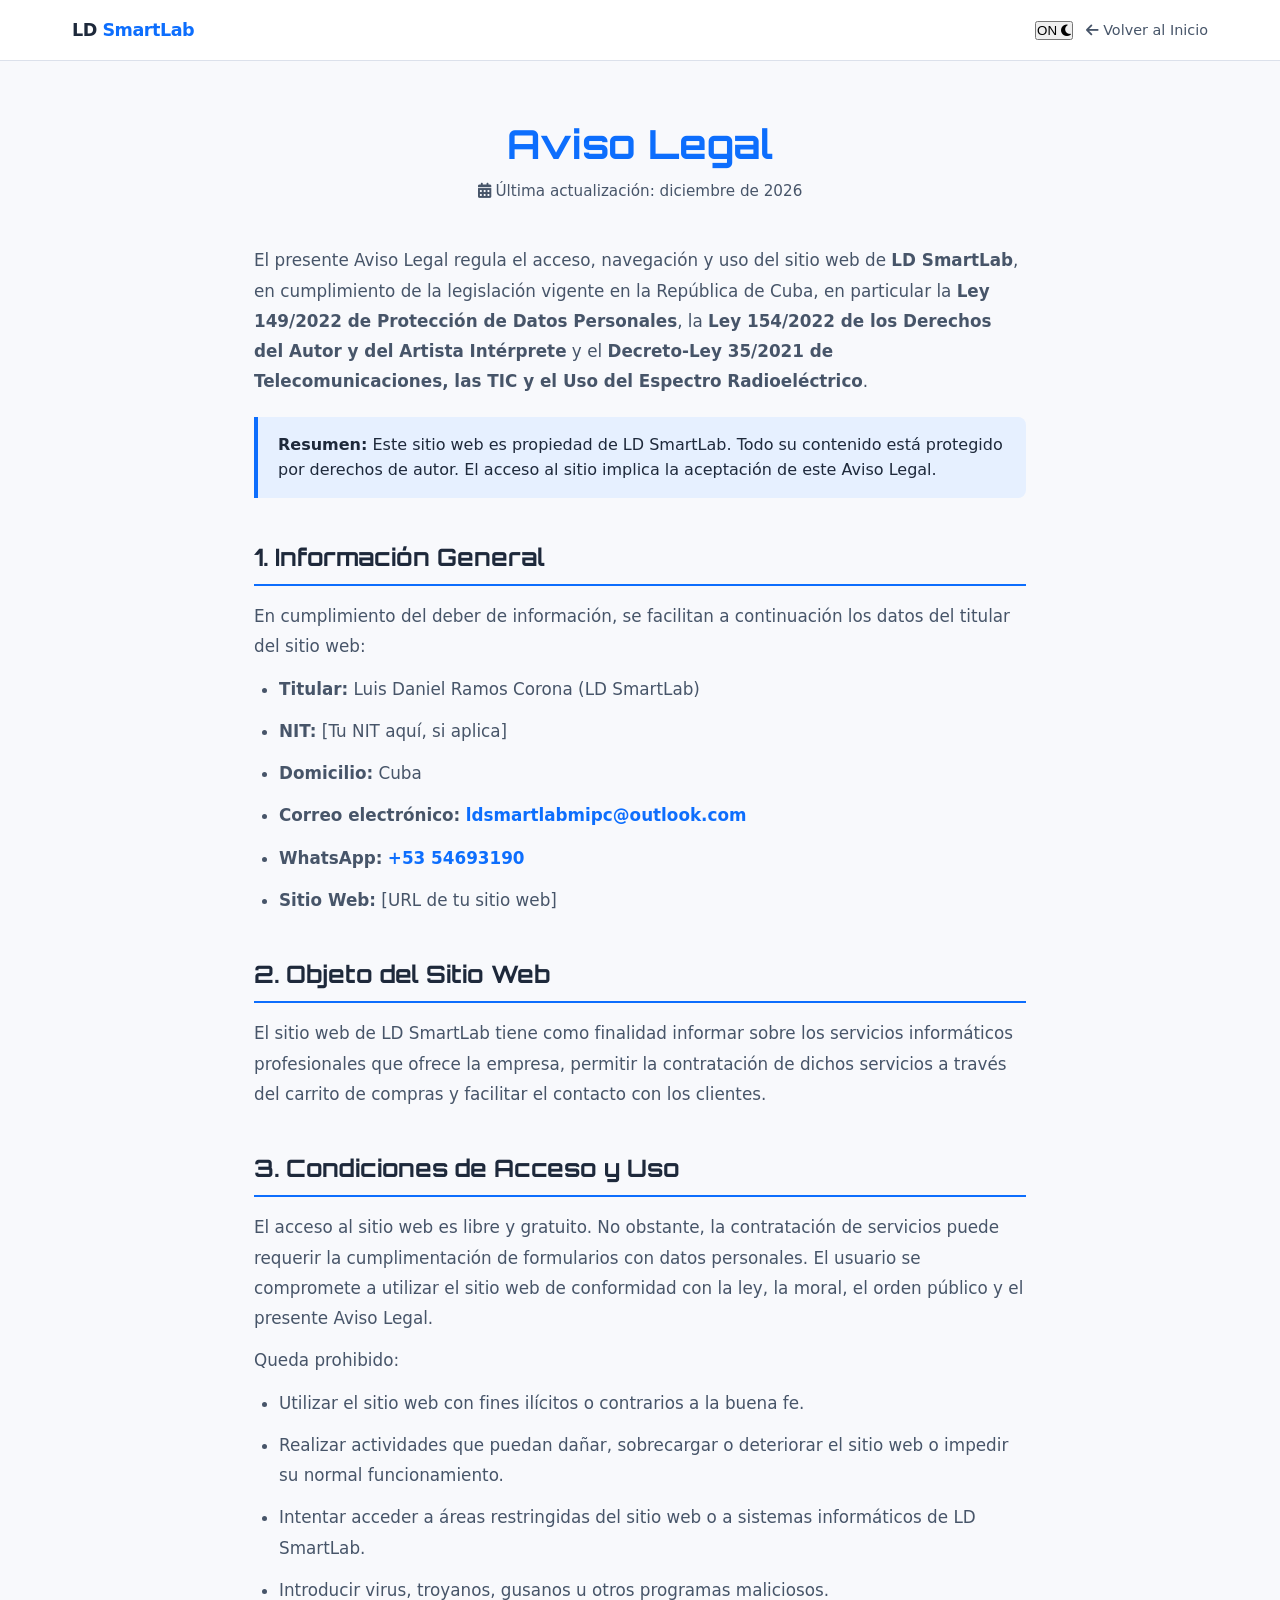
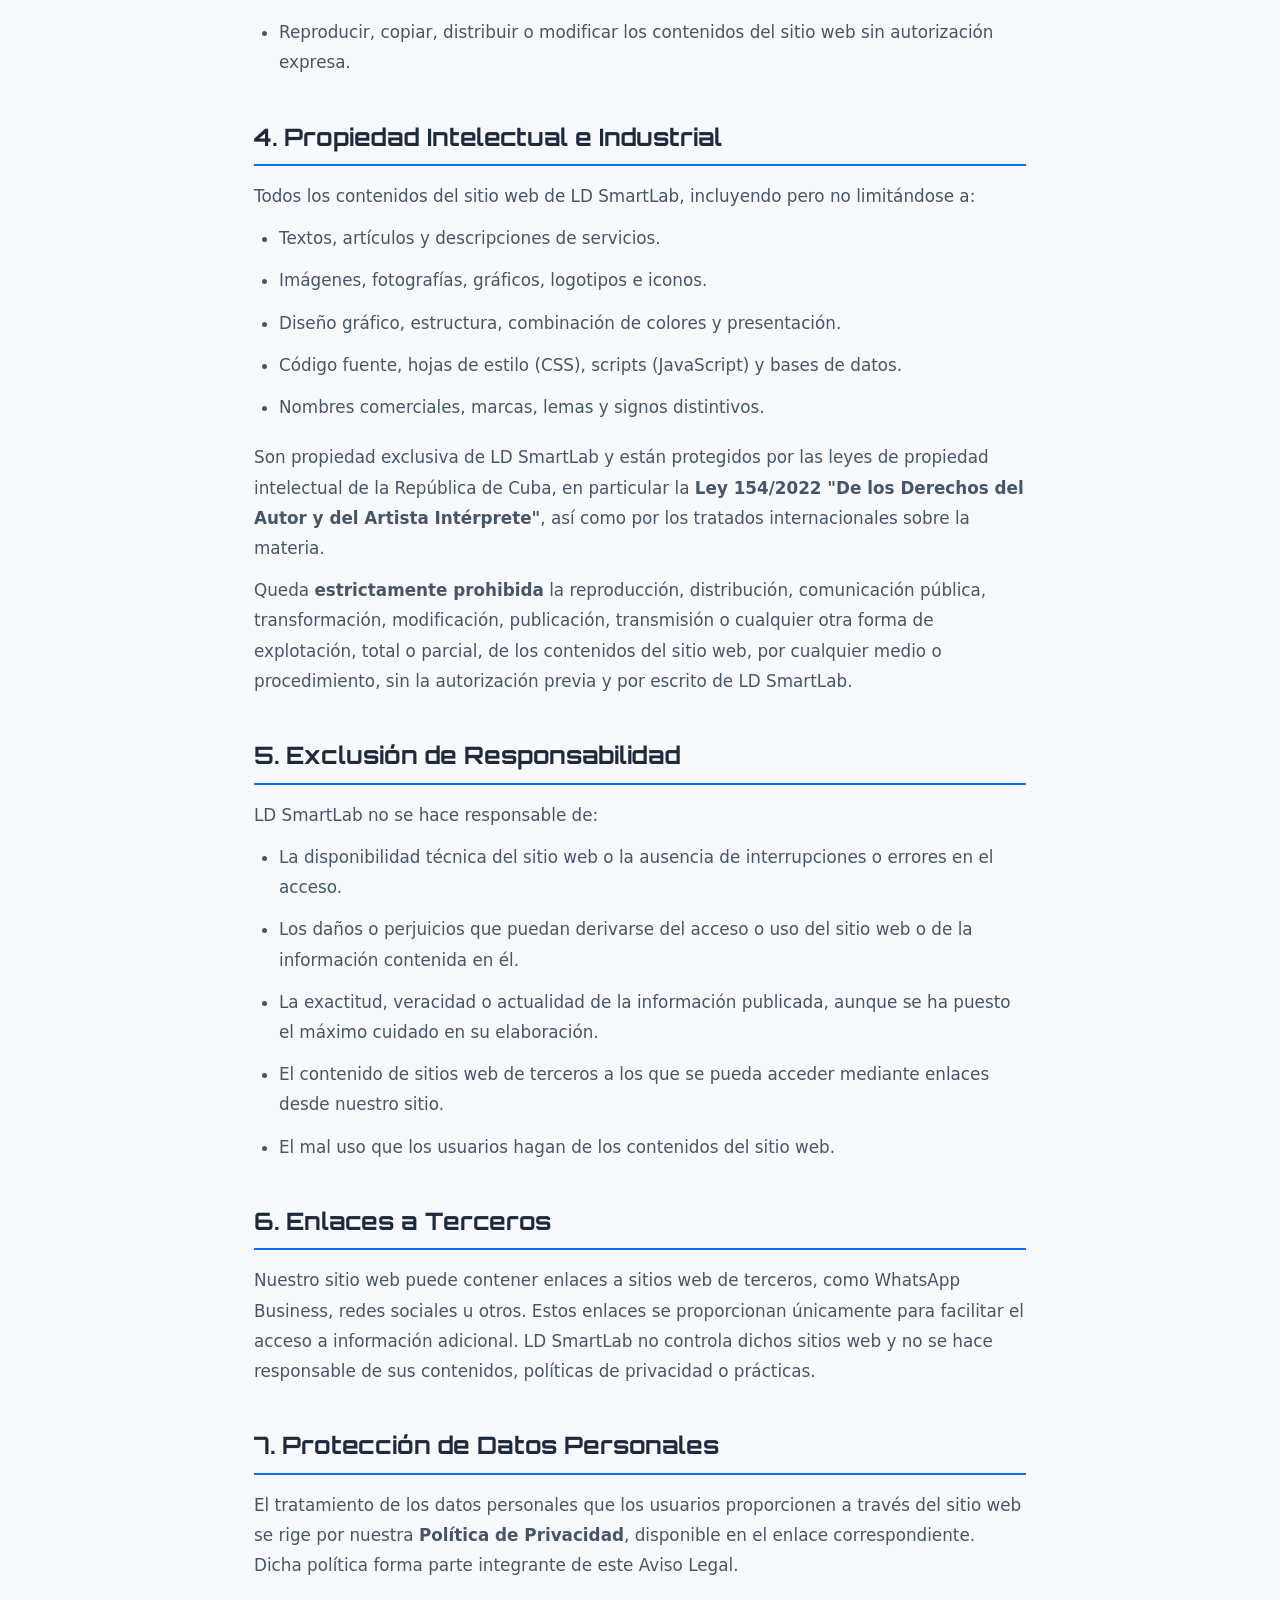
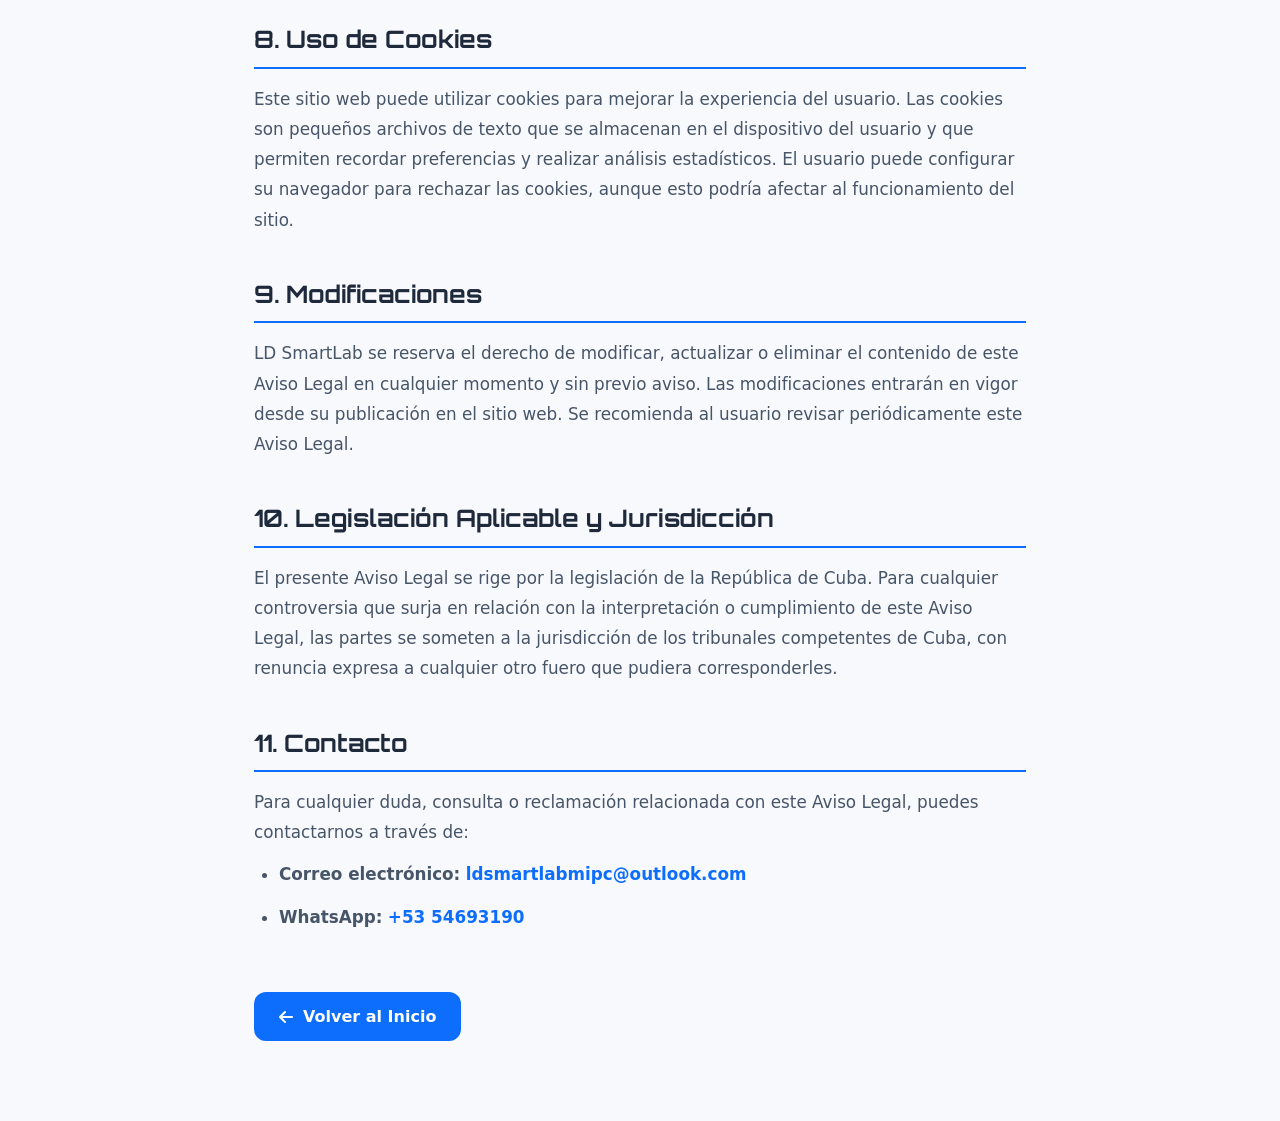
<file: legal/aviso-legal.html>
<!DOCTYPE html>
<html lang="es">
<head>
    <meta charset="UTF-8" />
    <meta name="viewport" content="width=device-width, initial-scale=1.0" />
    <title>Aviso Legal | LD SmartLab</title>
    <link rel="icon" type="image/jpeg" href="../assets/img/logo-hme.jpg" />
    <link rel="preconnect" href="https://fonts.googleapis.com" />
    <link href="https://fonts.googleapis.com/css2?family=Orbitron:wght@400;700;900&family=Rajdhani:wght@300;400;500;600;700&display=swap" rel="stylesheet" />
    <link rel="stylesheet" href="https://cdnjs.cloudflare.com/ajax/libs/font-awesome/6.5.1/css/all.min.css" />
    <!-- RUTA CORREGIDA -->
    <link rel="stylesheet" href="../css/styles.css" />
</head>
<body>

    <!-- ===== NAVBAR ===== -->
    <nav id="navbar">
        <div class="nav-container">
            <a href="../index.html" class="logo" style="text-decoration: none;">LD <span>SmartLab</span></a>
            <button class="theme-switch" id="themeToggle" title="Cambiar tema" aria-label="Cambiar tema">
                <span class="switch-track">
                    <span class="switch-label">ON</span>
                    <span class="switch-thumb"><i class="fas fa-moon"></i></span>
                </span>
            </button>
            <ul class="nav-links" style="display: flex; gap: 1.5rem; list-style: none; align-items: center;">
                <li><a href="../index.html" class="nav-link"><i class="fas fa-arrow-left"></i> Volver al Inicio</a></li>
            </ul>
        </div>
    </nav>

    <!-- ===== CONTENIDO LEGAL ===== -->
    <main class="legal-page">
        <h1>Aviso Legal</h1>
        <p class="last-update"><i class="fas fa-calendar-alt"></i> Última actualización: <span id="lastUpdate">2026</span></p>

        <p>El presente Aviso Legal regula el acceso, navegación y uso del sitio web de <strong>LD SmartLab</strong>, en cumplimiento de la legislación vigente en la República de Cuba, en particular la <strong>Ley 149/2022 de Protección de Datos Personales</strong>, la <strong>Ley 154/2022 de los Derechos del Autor y del Artista Intérprete</strong> y el <strong>Decreto-Ley 35/2021 de Telecomunicaciones, las TIC y el Uso del Espectro Radioeléctrico</strong>.</p>

        <div class="legal-highlight">
            <strong>Resumen:</strong> Este sitio web es propiedad de LD SmartLab. Todo su contenido está protegido por derechos de autor. El acceso al sitio implica la aceptación de este Aviso Legal.
        </div>

        <h2>1. Información General</h2>
        <p>En cumplimiento del deber de información, se facilitan a continuación los datos del titular del sitio web:</p>
        <ul>
            <li><strong>Titular:</strong> Luis Daniel Ramos Corona (LD SmartLab)</li>
            <li><strong>NIT:</strong> [Tu NIT aquí, si aplica]</li>
            <li><strong>Domicilio:</strong> Cuba</li>
            <li><strong>Correo electrónico:</strong> <a href="mailto:ldsmartlabmipc@outlook.com">ldsmartlabmipc@outlook.com</a></li>
            <li><strong>WhatsApp:</strong> <a href="https://wa.me/5354693190" target="_blank">+53 54693190</a></li>
            <li><strong>Sitio Web:</strong> [URL de tu sitio web]</li>
        </ul>

        <h2>2. Objeto del Sitio Web</h2>
        <p>El sitio web de LD SmartLab tiene como finalidad informar sobre los servicios informáticos profesionales que ofrece la empresa, permitir la contratación de dichos servicios a través del carrito de compras y facilitar el contacto con los clientes.</p>

        <h2>3. Condiciones de Acceso y Uso</h2>
        <p>El acceso al sitio web es libre y gratuito. No obstante, la contratación de servicios puede requerir la cumplimentación de formularios con datos personales. El usuario se compromete a utilizar el sitio web de conformidad con la ley, la moral, el orden público y el presente Aviso Legal.</p>
        <p>Queda prohibido:</p>
        <ul>
            <li>Utilizar el sitio web con fines ilícitos o contrarios a la buena fe.</li>
            <li>Realizar actividades que puedan dañar, sobrecargar o deteriorar el sitio web o impedir su normal funcionamiento.</li>
            <li>Intentar acceder a áreas restringidas del sitio web o a sistemas informáticos de LD SmartLab.</li>
            <li>Introducir virus, troyanos, gusanos u otros programas maliciosos.</li>
            <li>Reproducir, copiar, distribuir o modificar los contenidos del sitio web sin autorización expresa.</li>
        </ul>

        <h2>4. Propiedad Intelectual e Industrial</h2>
        <p>Todos los contenidos del sitio web de LD SmartLab, incluyendo pero no limitándose a:</p>
        <ul>
            <li>Textos, artículos y descripciones de servicios.</li>
            <li>Imágenes, fotografías, gráficos, logotipos e iconos.</li>
            <li>Diseño gráfico, estructura, combinación de colores y presentación.</li>
            <li>Código fuente, hojas de estilo (CSS), scripts (JavaScript) y bases de datos.</li>
            <li>Nombres comerciales, marcas, lemas y signos distintivos.</li>
        </ul>
        <p>Son propiedad exclusiva de LD SmartLab y están protegidos por las leyes de propiedad intelectual de la República de Cuba, en particular la <strong>Ley 154/2022 "De los Derechos del Autor y del Artista Intérprete"</strong>, así como por los tratados internacionales sobre la materia.</p>
        <p>Queda <strong>estrictamente prohibida</strong> la reproducción, distribución, comunicación pública, transformación, modificación, publicación, transmisión o cualquier otra forma de explotación, total o parcial, de los contenidos del sitio web, por cualquier medio o procedimiento, sin la autorización previa y por escrito de LD SmartLab.</p>

        <h2>5. Exclusión de Responsabilidad</h2>
        <p>LD SmartLab no se hace responsable de:</p>
        <ul>
            <li>La disponibilidad técnica del sitio web o la ausencia de interrupciones o errores en el acceso.</li>
            <li>Los daños o perjuicios que puedan derivarse del acceso o uso del sitio web o de la información contenida en él.</li>
            <li>La exactitud, veracidad o actualidad de la información publicada, aunque se ha puesto el máximo cuidado en su elaboración.</li>
            <li>El contenido de sitios web de terceros a los que se pueda acceder mediante enlaces desde nuestro sitio.</li>
            <li>El mal uso que los usuarios hagan de los contenidos del sitio web.</li>
        </ul>

        <h2>6. Enlaces a Terceros</h2>
        <p>Nuestro sitio web puede contener enlaces a sitios web de terceros, como WhatsApp Business, redes sociales u otros. Estos enlaces se proporcionan únicamente para facilitar el acceso a información adicional. LD SmartLab no controla dichos sitios web y no se hace responsable de sus contenidos, políticas de privacidad o prácticas.</p>

        <h2>7. Protección de Datos Personales</h2>
        <p>El tratamiento de los datos personales que los usuarios proporcionen a través del sitio web se rige por nuestra <strong>Política de Privacidad</strong>, disponible en el enlace correspondiente. Dicha política forma parte integrante de este Aviso Legal.</p>

        <h2>8. Uso de Cookies</h2>
        <p>Este sitio web puede utilizar cookies para mejorar la experiencia del usuario. Las cookies son pequeños archivos de texto que se almacenan en el dispositivo del usuario y que permiten recordar preferencias y realizar análisis estadísticos. El usuario puede configurar su navegador para rechazar las cookies, aunque esto podría afectar al funcionamiento del sitio.</p>

        <h2>9. Modificaciones</h2>
        <p>LD SmartLab se reserva el derecho de modificar, actualizar o eliminar el contenido de este Aviso Legal en cualquier momento y sin previo aviso. Las modificaciones entrarán en vigor desde su publicación en el sitio web. Se recomienda al usuario revisar periódicamente este Aviso Legal.</p>

        <h2>10. Legislación Aplicable y Jurisdicción</h2>
        <p>El presente Aviso Legal se rige por la legislación de la República de Cuba. Para cualquier controversia que surja en relación con la interpretación o cumplimiento de este Aviso Legal, las partes se someten a la jurisdicción de los tribunales competentes de Cuba, con renuncia expresa a cualquier otro fuero que pudiera corresponderles.</p>

        <h2>11. Contacto</h2>
        <p>Para cualquier duda, consulta o reclamación relacionada con este Aviso Legal, puedes contactarnos a través de:</p>
        <ul>
            <li><strong>Correo electrónico:</strong> <a href="mailto:ldsmartlabmipc@outlook.com">ldsmartlabmipc@outlook.com</a></li>
            <li><strong>WhatsApp:</strong> <a href="https://wa.me/5354693190" target="_blank">+53 54693190</a></li>
        </ul>

        <a href="../index.html" class="back-btn"><i class="fas fa-arrow-left"></i> Volver al Inicio</a>
    </main>

    <!-- ===== SCRIPTS ===== -->
    <script>
        // Actualizar fecha
        document.getElementById('lastUpdate').textContent = new Date().toLocaleDateString('es-ES', { year: 'numeric', month: 'long' });

        // Lógica del Modo Oscuro
        (function initTheme() {
            const toggleBtn = document.getElementById('themeToggle');
            const currentTheme = localStorage.getItem('theme') || 'light';

            if (currentTheme === 'dark') {
                document.body.classList.add('dark-mode');
                toggleBtn.innerHTML = '<span class="switch-track"><span class="switch-label">OFF</span><span class="switch-thumb"><i class="fas fa-sun"></i></span></span>';
            }

            toggleBtn.addEventListener('click', function () {
                const isDark = document.body.classList.toggle('dark-mode');
                localStorage.setItem('theme', isDark ? 'dark' : 'light');
                this.innerHTML = isDark 
                    ? '<span class="switch-track"><span class="switch-label">OFF</span><span class="switch-thumb"><i class="fas fa-sun"></i></span></span>' 
                    : '<span class="switch-track"><span class="switch-label">ON</span><span class="switch-thumb"><i class="fas fa-moon"></i></span></span>';
            });
        })();
    </script>
</body>
</html>
</file>
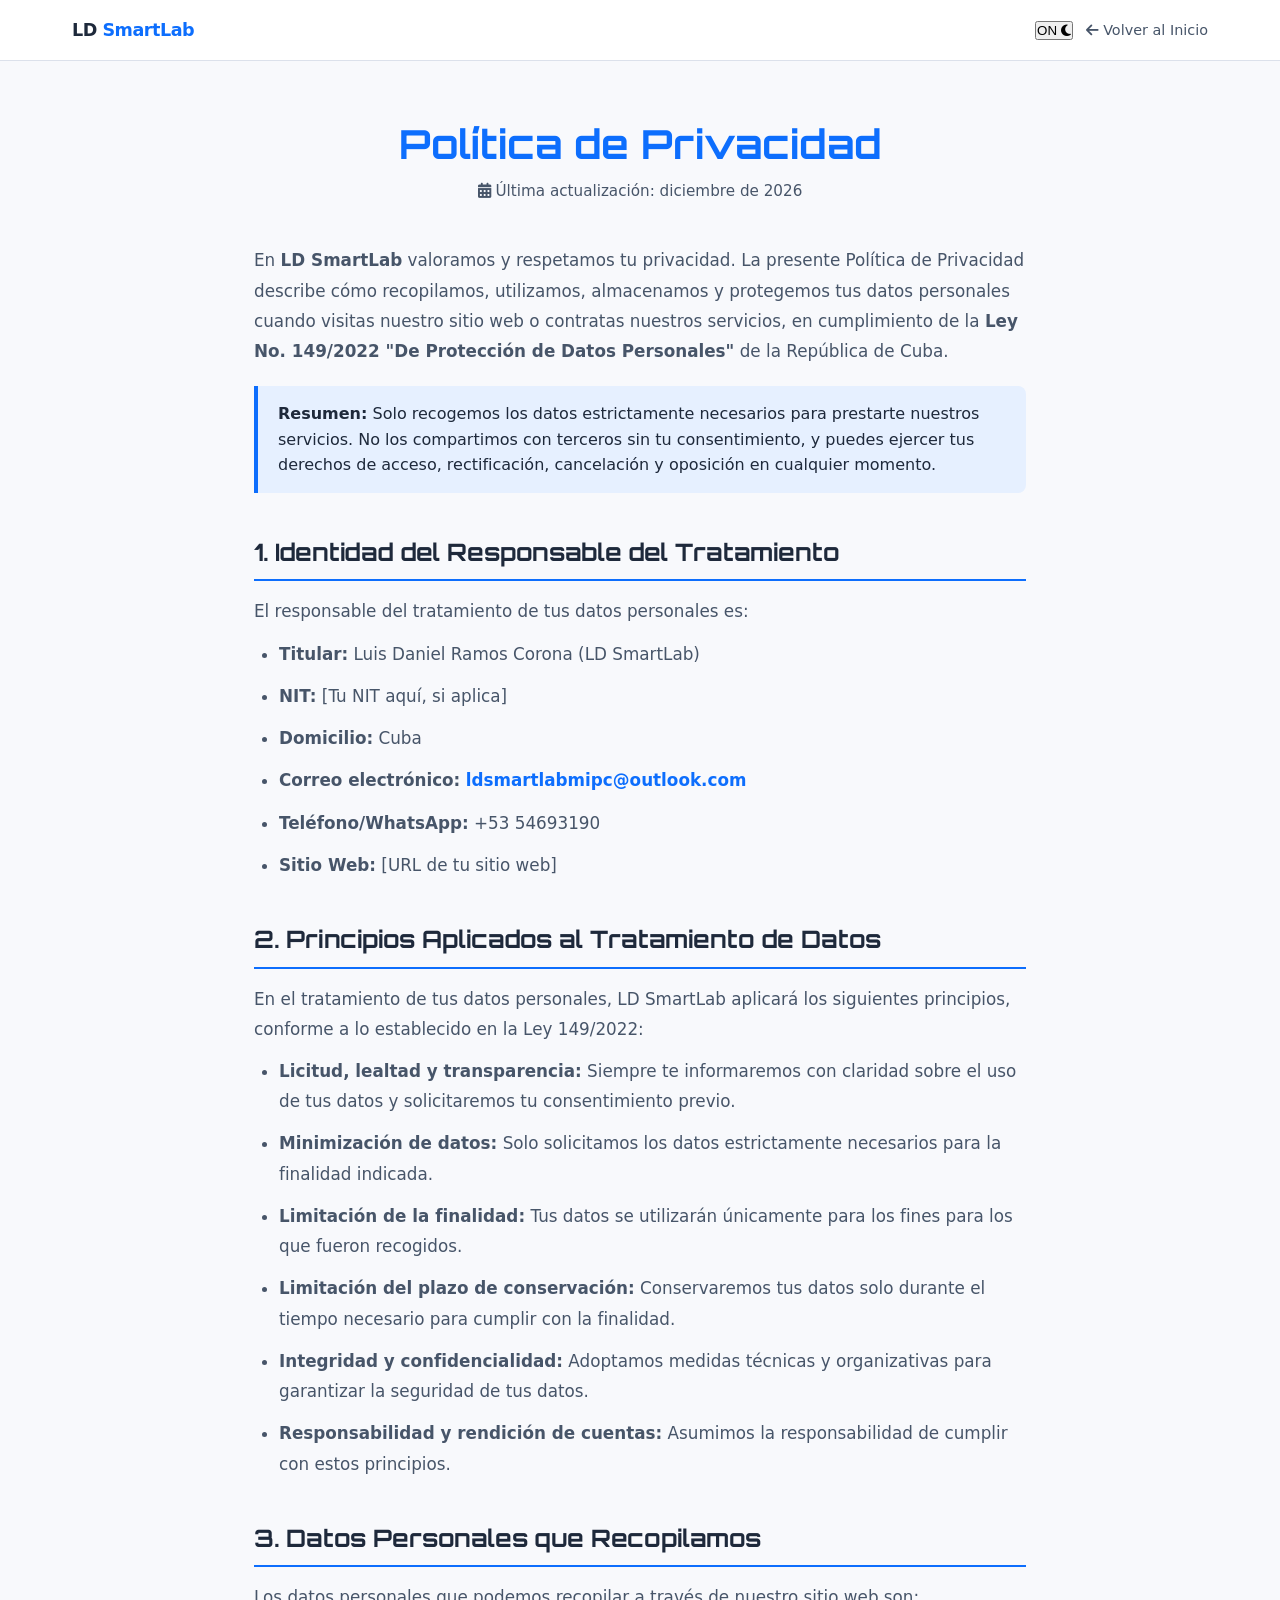
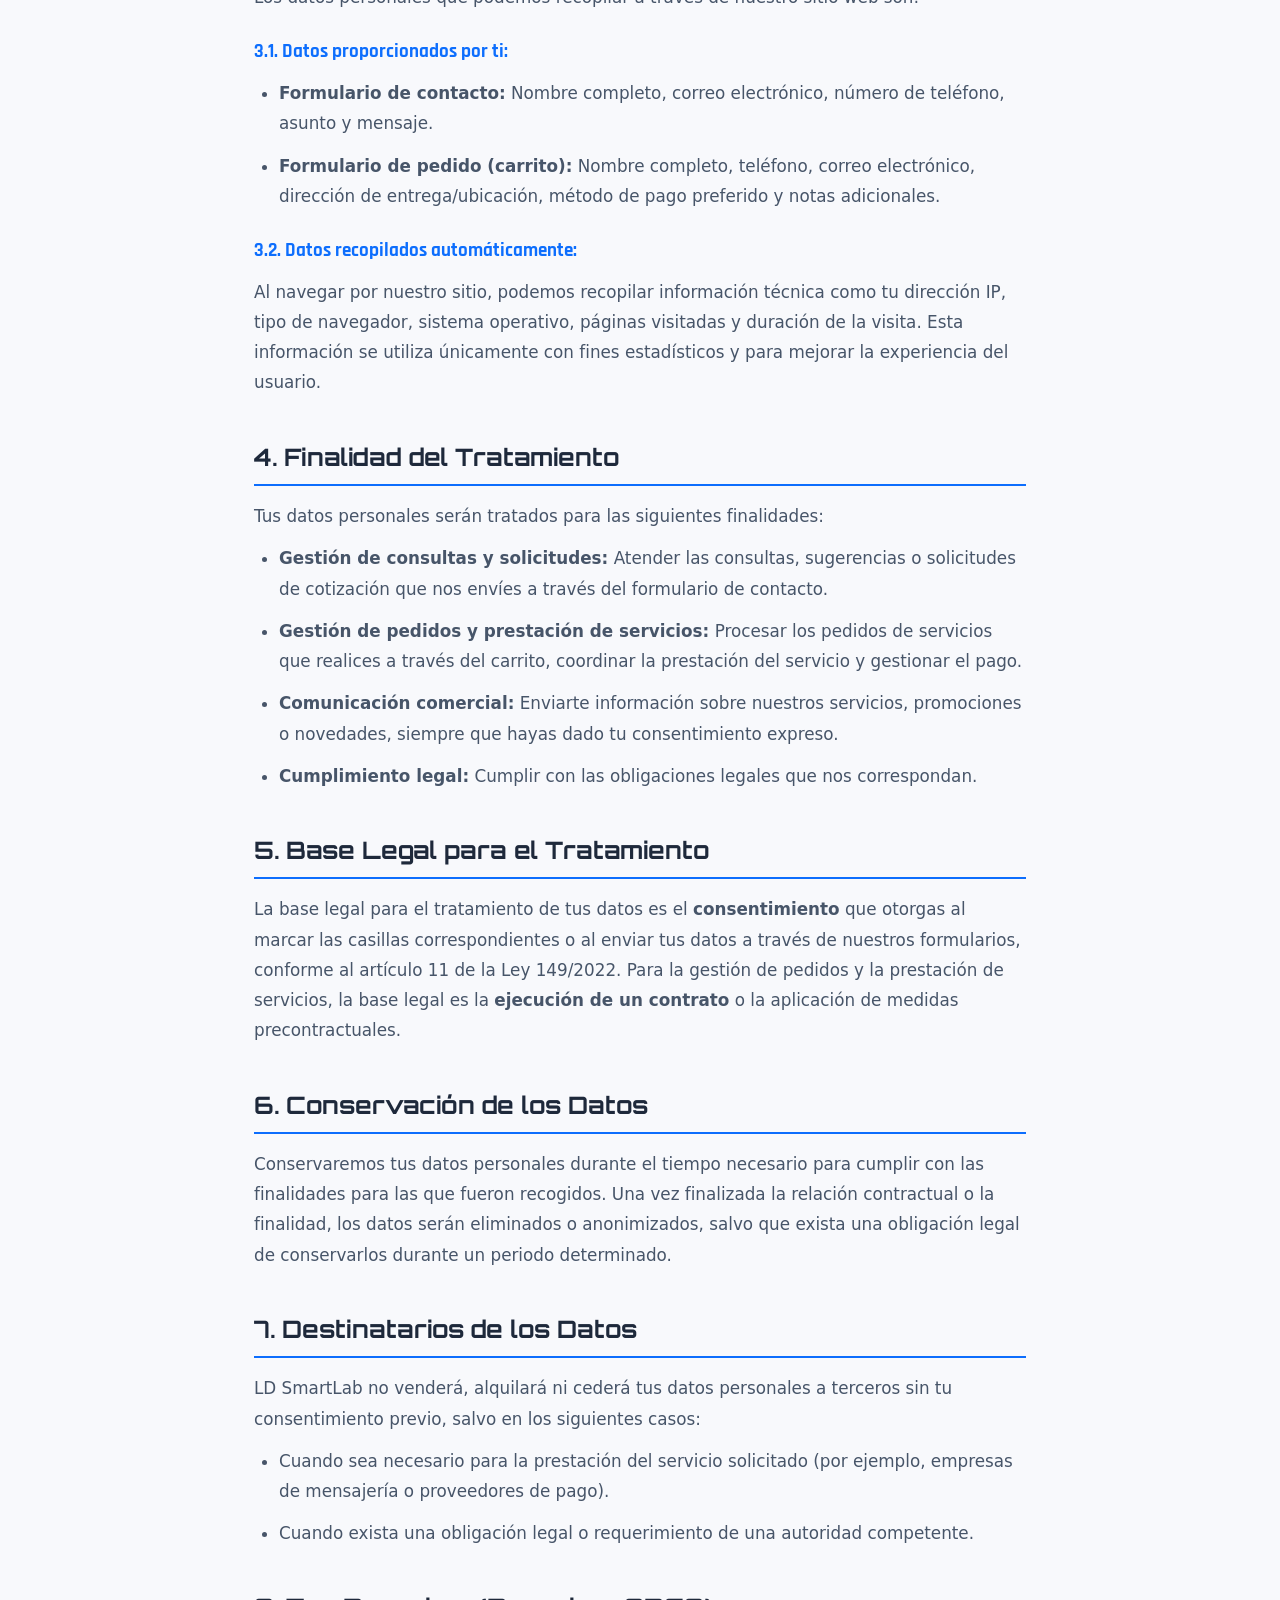
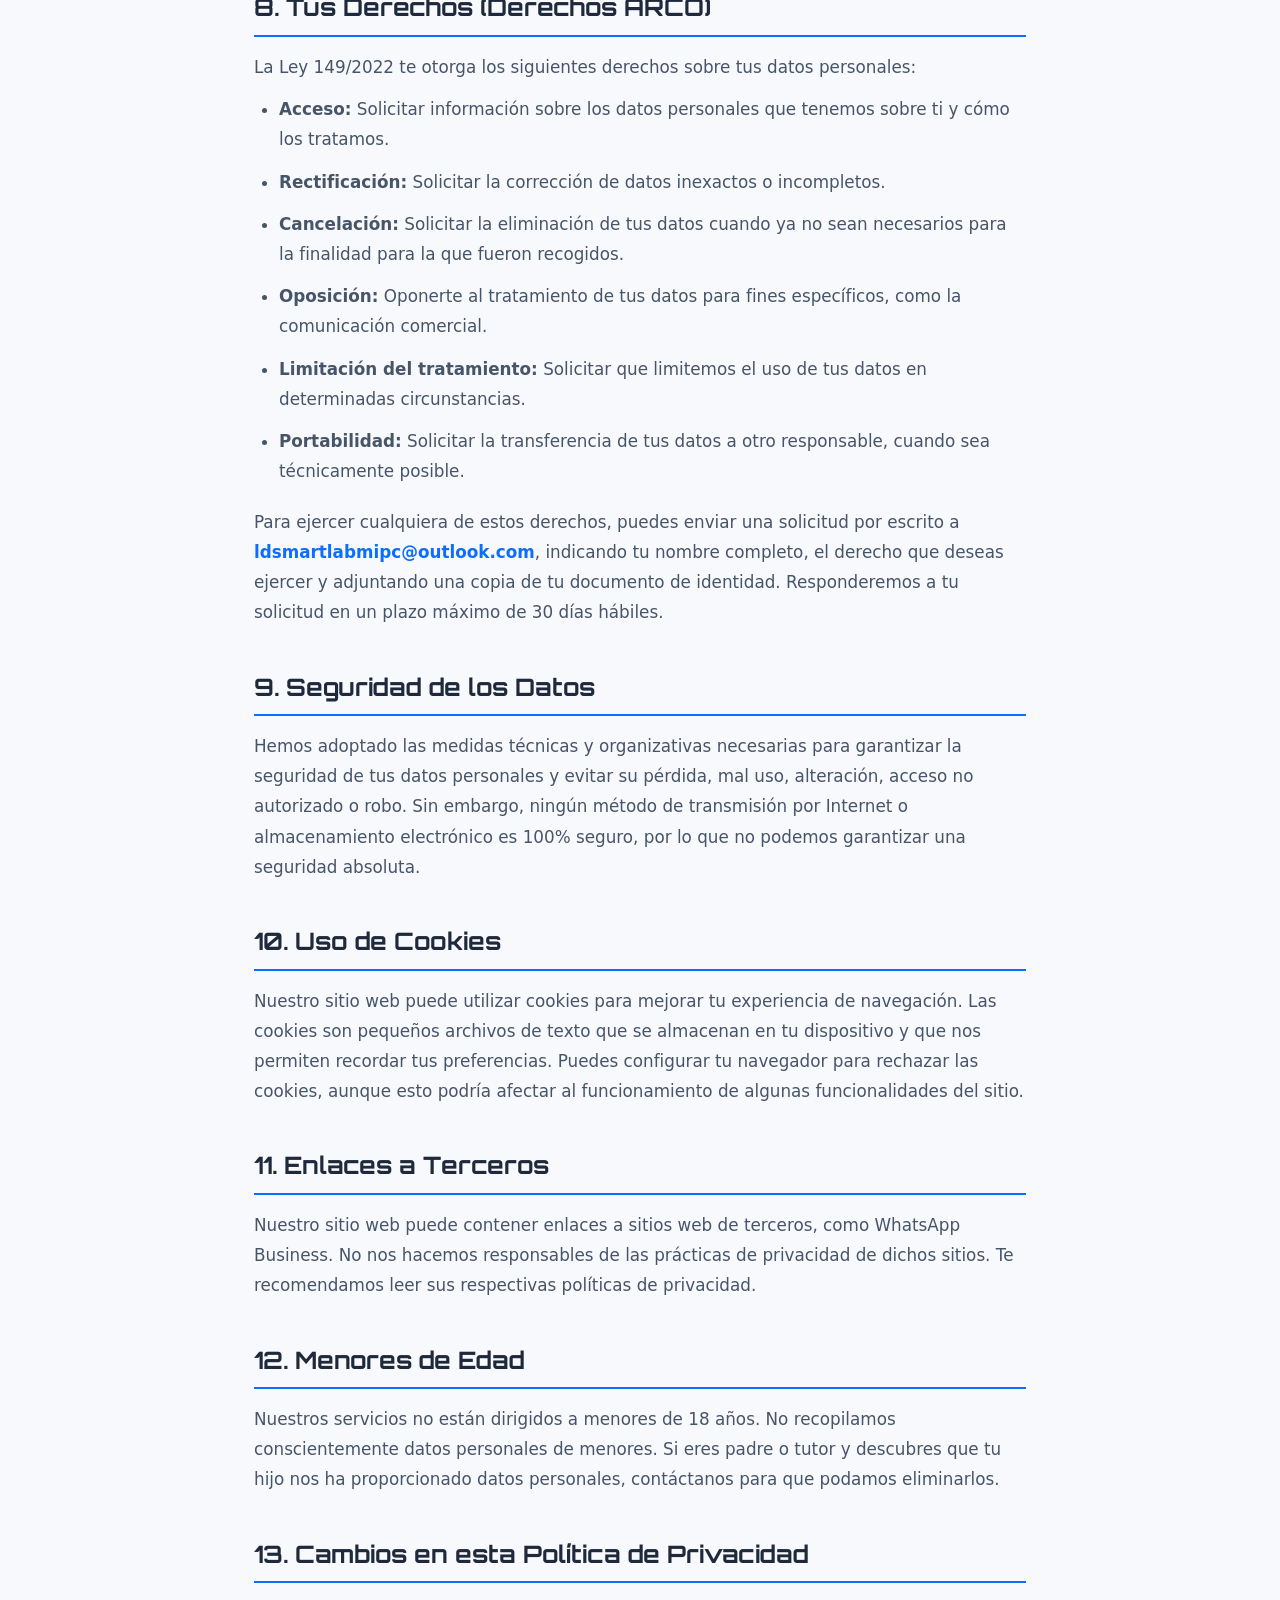
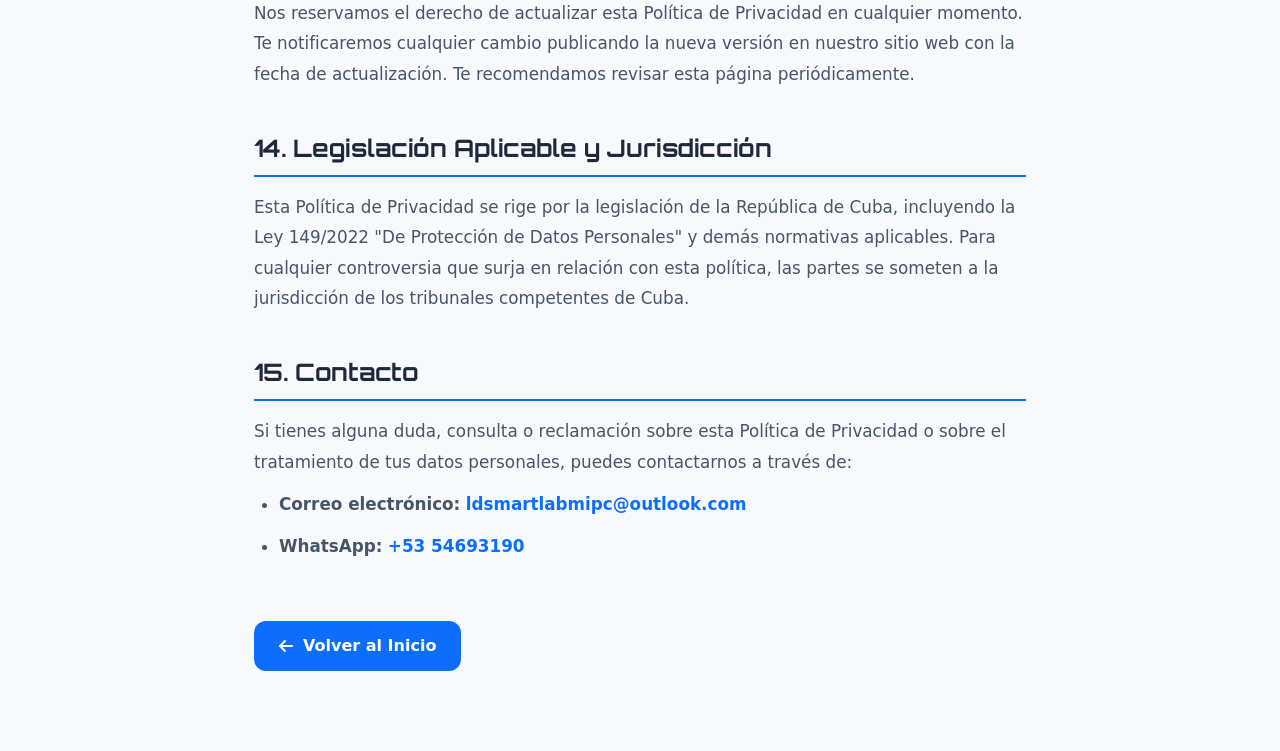
<file: legal/politica-privacidad.html>
<!DOCTYPE html>
<html lang="es">
<head>
    <meta charset="UTF-8" />
    <meta name="viewport" content="width=device-width, initial-scale=1.0" />
    <title>Política de Privacidad | LD SmartLab</title>
    <link rel="icon" type="image/jpeg" href="../assets/img/logo-hme.jpg" />
    <link rel="preconnect" href="https://fonts.googleapis.com" />
    <link href="https://fonts.googleapis.com/css2?family=Orbitron:wght@400;700;900&family=Rajdhani:wght@300;400;500;600;700&display=swap" rel="stylesheet" />
    <link rel="stylesheet" href="https://cdnjs.cloudflare.com/ajax/libs/font-awesome/6.5.1/css/all.min.css" />
    <link rel="stylesheet" href="../css/styles.css" />
</head>
<body>

    <!-- ===== NAVBAR ===== -->
    <nav id="navbar">
        <div class="nav-container">
            <a href="../index.html" class="logo" style="text-decoration: none;">LD <span>SmartLab</span></a>
            <button class="theme-switch" id="themeToggle" title="Cambiar tema" aria-label="Cambiar tema">
                <span class="switch-track">
                    <span class="switch-label">ON</span>
                    <span class="switch-thumb"><i class="fas fa-moon"></i></span>
                </span>
            </button>
            <ul class="nav-links" style="display: flex; gap: 1.5rem; list-style: none; align-items: center;">
                <li><a href="../index.html" class="nav-link"><i class="fas fa-arrow-left"></i> Volver al Inicio</a></li>
            </ul>
        </div>
    </nav>

    <!-- ===== CONTENIDO LEGAL ===== -->
    <main class="legal-page">
        <h1>Política de Privacidad</h1>
        <p class="last-update"><i class="fas fa-calendar-alt"></i> Última actualización: <span id="lastUpdate">2026</span></p>

        <p>En <strong>LD SmartLab</strong> valoramos y respetamos tu privacidad. La presente Política de Privacidad describe cómo recopilamos, utilizamos, almacenamos y protegemos tus datos personales cuando visitas nuestro sitio web o contratas nuestros servicios, en cumplimiento de la <strong>Ley No. 149/2022 "De Protección de Datos Personales"</strong> de la República de Cuba.</p>

        <div class="legal-highlight">
            <strong>Resumen:</strong> Solo recogemos los datos estrictamente necesarios para prestarte nuestros servicios. No los compartimos con terceros sin tu consentimiento, y puedes ejercer tus derechos de acceso, rectificación, cancelación y oposición en cualquier momento.
        </div>

        <h2>1. Identidad del Responsable del Tratamiento</h2>
        <p>El responsable del tratamiento de tus datos personales es:</p>
        <ul>
            <li><strong>Titular:</strong> Luis Daniel Ramos Corona (LD SmartLab)</li>
            <li><strong>NIT:</strong> [Tu NIT aquí, si aplica]</li>
            <li><strong>Domicilio:</strong> Cuba</li>
            <li><strong>Correo electrónico:</strong> <a href="mailto:ldsmartlabmipc@outlook.com">ldsmartlabmipc@outlook.com</a></li>
            <li><strong>Teléfono/WhatsApp:</strong> +53 54693190</li>
            <li><strong>Sitio Web:</strong> [URL de tu sitio web]</li>
        </ul>

        <h2>2. Principios Aplicados al Tratamiento de Datos</h2>
        <p>En el tratamiento de tus datos personales, LD SmartLab aplicará los siguientes principios, conforme a lo establecido en la Ley 149/2022:</p>
        <ul>
            <li><strong>Licitud, lealtad y transparencia:</strong> Siempre te informaremos con claridad sobre el uso de tus datos y solicitaremos tu consentimiento previo.</li>
            <li><strong>Minimización de datos:</strong> Solo solicitamos los datos estrictamente necesarios para la finalidad indicada.</li>
            <li><strong>Limitación de la finalidad:</strong> Tus datos se utilizarán únicamente para los fines para los que fueron recogidos.</li>
            <li><strong>Limitación del plazo de conservación:</strong> Conservaremos tus datos solo durante el tiempo necesario para cumplir con la finalidad.</li>
            <li><strong>Integridad y confidencialidad:</strong> Adoptamos medidas técnicas y organizativas para garantizar la seguridad de tus datos.</li>
            <li><strong>Responsabilidad y rendición de cuentas:</strong> Asumimos la responsabilidad de cumplir con estos principios.</li>
        </ul>

        <h2>3. Datos Personales que Recopilamos</h2>
        <p>Los datos personales que podemos recopilar a través de nuestro sitio web son:</p>
        <h3>3.1. Datos proporcionados por ti:</h3>
        <ul>
            <li><strong>Formulario de contacto:</strong> Nombre completo, correo electrónico, número de teléfono, asunto y mensaje.</li>
            <li><strong>Formulario de pedido (carrito):</strong> Nombre completo, teléfono, correo electrónico, dirección de entrega/ubicación, método de pago preferido y notas adicionales.</li>
        </ul>
        <h3>3.2. Datos recopilados automáticamente:</h3>
        <p>Al navegar por nuestro sitio, podemos recopilar información técnica como tu dirección IP, tipo de navegador, sistema operativo, páginas visitadas y duración de la visita. Esta información se utiliza únicamente con fines estadísticos y para mejorar la experiencia del usuario.</p>

        <h2>4. Finalidad del Tratamiento</h2>
        <p>Tus datos personales serán tratados para las siguientes finalidades:</p>
        <ul>
            <li><strong>Gestión de consultas y solicitudes:</strong> Atender las consultas, sugerencias o solicitudes de cotización que nos envíes a través del formulario de contacto.</li>
            <li><strong>Gestión de pedidos y prestación de servicios:</strong> Procesar los pedidos de servicios que realices a través del carrito, coordinar la prestación del servicio y gestionar el pago.</li>
            <li><strong>Comunicación comercial:</strong> Enviarte información sobre nuestros servicios, promociones o novedades, siempre que hayas dado tu consentimiento expreso.</li>
            <li><strong>Cumplimiento legal:</strong> Cumplir con las obligaciones legales que nos correspondan.</li>
        </ul>

        <h2>5. Base Legal para el Tratamiento</h2>
        <p>La base legal para el tratamiento de tus datos es el <strong>consentimiento</strong> que otorgas al marcar las casillas correspondientes o al enviar tus datos a través de nuestros formularios, conforme al artículo 11 de la Ley 149/2022. Para la gestión de pedidos y la prestación de servicios, la base legal es la <strong>ejecución de un contrato</strong> o la aplicación de medidas precontractuales.</p>

        <h2>6. Conservación de los Datos</h2>
        <p>Conservaremos tus datos personales durante el tiempo necesario para cumplir con las finalidades para las que fueron recogidos. Una vez finalizada la relación contractual o la finalidad, los datos serán eliminados o anonimizados, salvo que exista una obligación legal de conservarlos durante un periodo determinado.</p>

        <h2>7. Destinatarios de los Datos</h2>
        <p>LD SmartLab no venderá, alquilará ni cederá tus datos personales a terceros sin tu consentimiento previo, salvo en los siguientes casos:</p>
        <ul>
            <li>Cuando sea necesario para la prestación del servicio solicitado (por ejemplo, empresas de mensajería o proveedores de pago).</li>
            <li>Cuando exista una obligación legal o requerimiento de una autoridad competente.</li>
        </ul>

        <h2>8. Tus Derechos (Derechos ARCO)</h2>
        <p>La Ley 149/2022 te otorga los siguientes derechos sobre tus datos personales:</p>
        <ul>
            <li><strong>Acceso:</strong> Solicitar información sobre los datos personales que tenemos sobre ti y cómo los tratamos.</li>
            <li><strong>Rectificación:</strong> Solicitar la corrección de datos inexactos o incompletos.</li>
            <li><strong>Cancelación:</strong> Solicitar la eliminación de tus datos cuando ya no sean necesarios para la finalidad para la que fueron recogidos.</li>
            <li><strong>Oposición:</strong> Oponerte al tratamiento de tus datos para fines específicos, como la comunicación comercial.</li>
            <li><strong>Limitación del tratamiento:</strong> Solicitar que limitemos el uso de tus datos en determinadas circunstancias.</li>
            <li><strong>Portabilidad:</strong> Solicitar la transferencia de tus datos a otro responsable, cuando sea técnicamente posible.</li>
        </ul>
        <p>Para ejercer cualquiera de estos derechos, puedes enviar una solicitud por escrito a <a href="mailto:ldsmartlabmipc@outlook.com">ldsmartlabmipc@outlook.com</a>, indicando tu nombre completo, el derecho que deseas ejercer y adjuntando una copia de tu documento de identidad. Responderemos a tu solicitud en un plazo máximo de 30 días hábiles.</p>

        <h2>9. Seguridad de los Datos</h2>
        <p>Hemos adoptado las medidas técnicas y organizativas necesarias para garantizar la seguridad de tus datos personales y evitar su pérdida, mal uso, alteración, acceso no autorizado o robo. Sin embargo, ningún método de transmisión por Internet o almacenamiento electrónico es 100% seguro, por lo que no podemos garantizar una seguridad absoluta.</p>

        <h2>10. Uso de Cookies</h2>
        <p>Nuestro sitio web puede utilizar cookies para mejorar tu experiencia de navegación. Las cookies son pequeños archivos de texto que se almacenan en tu dispositivo y que nos permiten recordar tus preferencias. Puedes configurar tu navegador para rechazar las cookies, aunque esto podría afectar al funcionamiento de algunas funcionalidades del sitio.</p>

        <h2>11. Enlaces a Terceros</h2>
        <p>Nuestro sitio web puede contener enlaces a sitios web de terceros, como WhatsApp Business. No nos hacemos responsables de las prácticas de privacidad de dichos sitios. Te recomendamos leer sus respectivas políticas de privacidad.</p>

        <h2>12. Menores de Edad</h2>
        <p>Nuestros servicios no están dirigidos a menores de 18 años. No recopilamos conscientemente datos personales de menores. Si eres padre o tutor y descubres que tu hijo nos ha proporcionado datos personales, contáctanos para que podamos eliminarlos.</p>

        <h2>13. Cambios en esta Política de Privacidad</h2>
        <p>Nos reservamos el derecho de actualizar esta Política de Privacidad en cualquier momento. Te notificaremos cualquier cambio publicando la nueva versión en nuestro sitio web con la fecha de actualización. Te recomendamos revisar esta página periódicamente.</p>

        <h2>14. Legislación Aplicable y Jurisdicción</h2>
        <p>Esta Política de Privacidad se rige por la legislación de la República de Cuba, incluyendo la Ley 149/2022 "De Protección de Datos Personales" y demás normativas aplicables. Para cualquier controversia que surja en relación con esta política, las partes se someten a la jurisdicción de los tribunales competentes de Cuba.</p>

        <h2>15. Contacto</h2>
        <p>Si tienes alguna duda, consulta o reclamación sobre esta Política de Privacidad o sobre el tratamiento de tus datos personales, puedes contactarnos a través de:</p>
        <ul>
            <li><strong>Correo electrónico:</strong> <a href="mailto:ldsmartlabmipc@outlook.com">ldsmartlabmipc@outlook.com</a></li>
            <li><strong>WhatsApp:</strong> <a href="https://wa.me/5354693190" target="_blank">+53 54693190</a></li>
        </ul>

        <a href="../index.html" class="back-btn"><i class="fas fa-arrow-left"></i> Volver al Inicio</a>
    </main>

    <!-- ===== SCRIPTS ===== -->
    <script>
        document.getElementById('lastUpdate').textContent = new Date().toLocaleDateString('es-ES', { year: 'numeric', month: 'long' });

        (function initTheme() {
            const toggleBtn = document.getElementById('themeToggle');
            const currentTheme = localStorage.getItem('theme') || 'light';
            if (currentTheme === 'dark') {
                document.body.classList.add('dark-mode');
                toggleBtn.innerHTML = '<span class="switch-track"><span class="switch-label">OFF</span><span class="switch-thumb"><i class="fas fa-sun"></i></span></span>';
            }
            toggleBtn.addEventListener('click', function () {
                const isDark = document.body.classList.toggle('dark-mode');
                localStorage.setItem('theme', isDark ? 'dark' : 'light');
                this.innerHTML = isDark 
                    ? '<span class="switch-track"><span class="switch-label">OFF</span><span class="switch-thumb"><i class="fas fa-sun"></i></span></span>' 
                    : '<span class="switch-track"><span class="switch-label">ON</span><span class="switch-thumb"><i class="fas fa-moon"></i></span></span>';
            });
        })();
    </script>
</body>
</html>
</file>
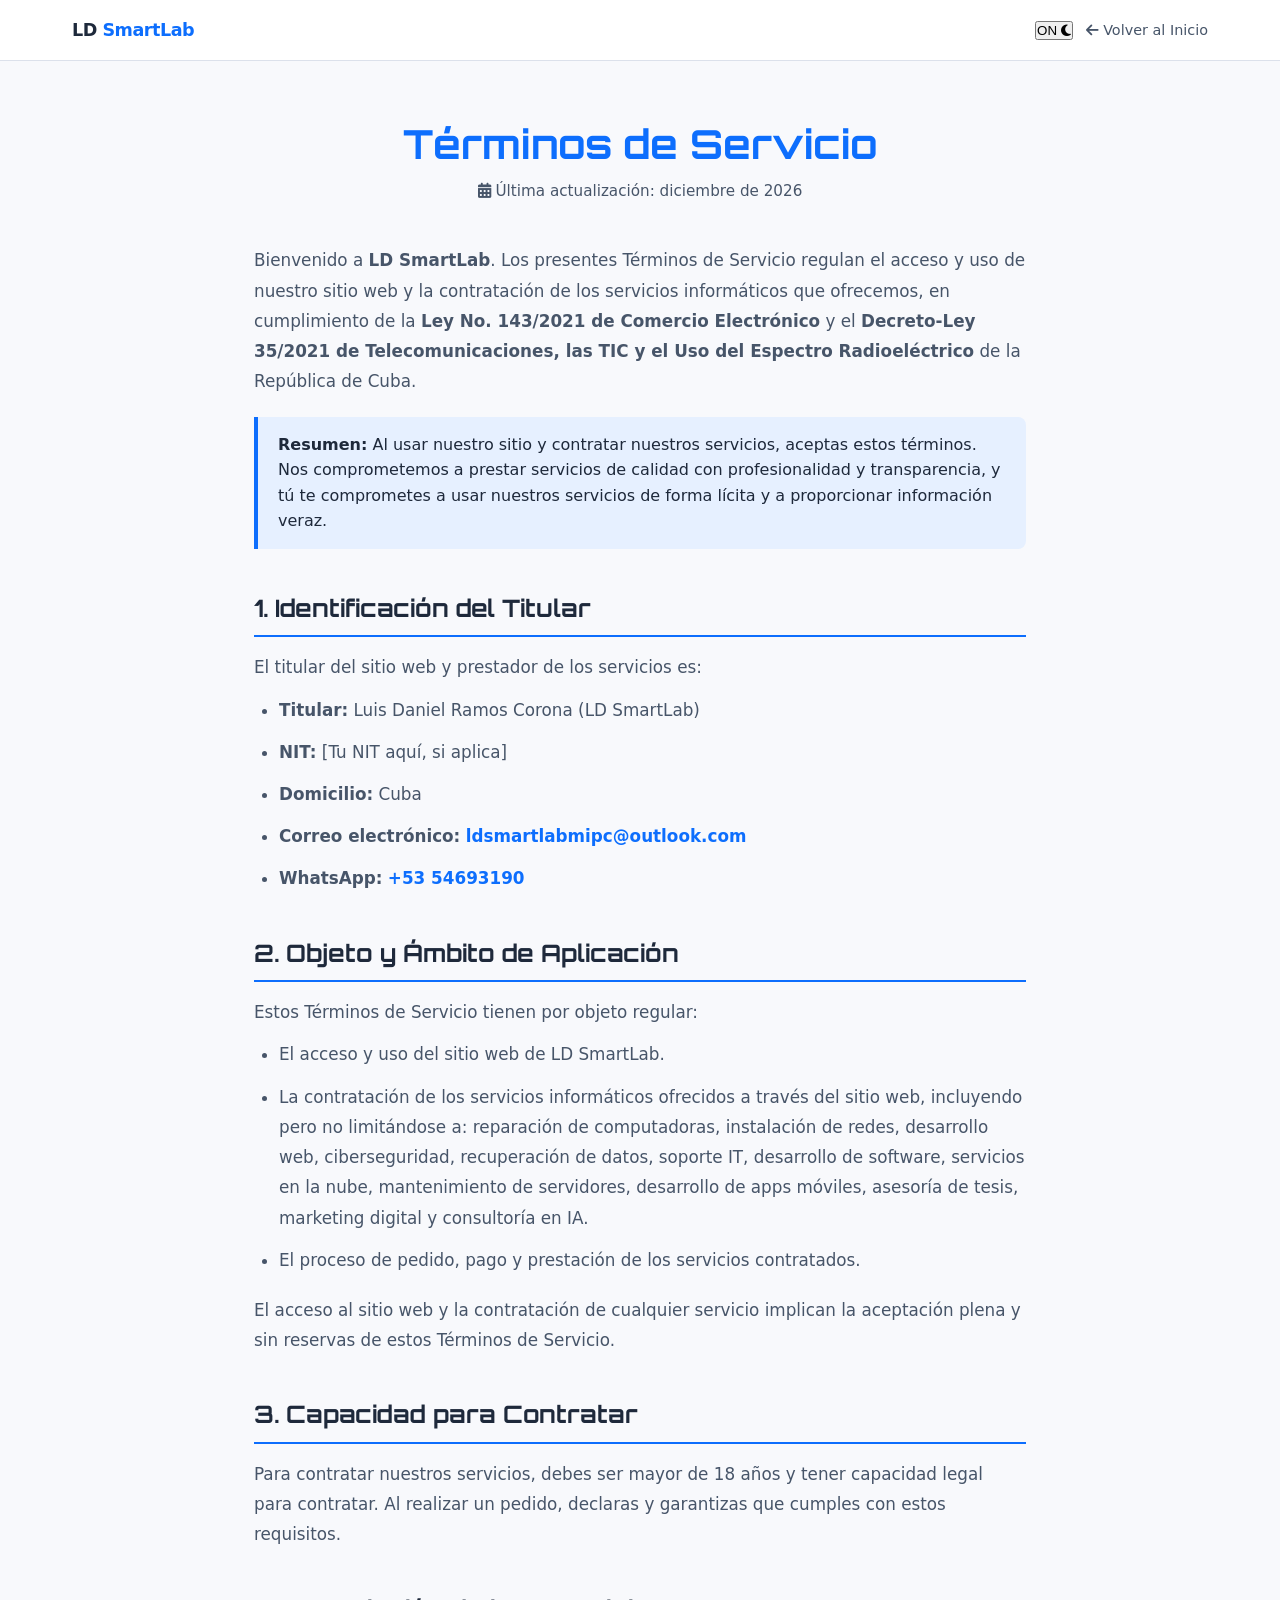
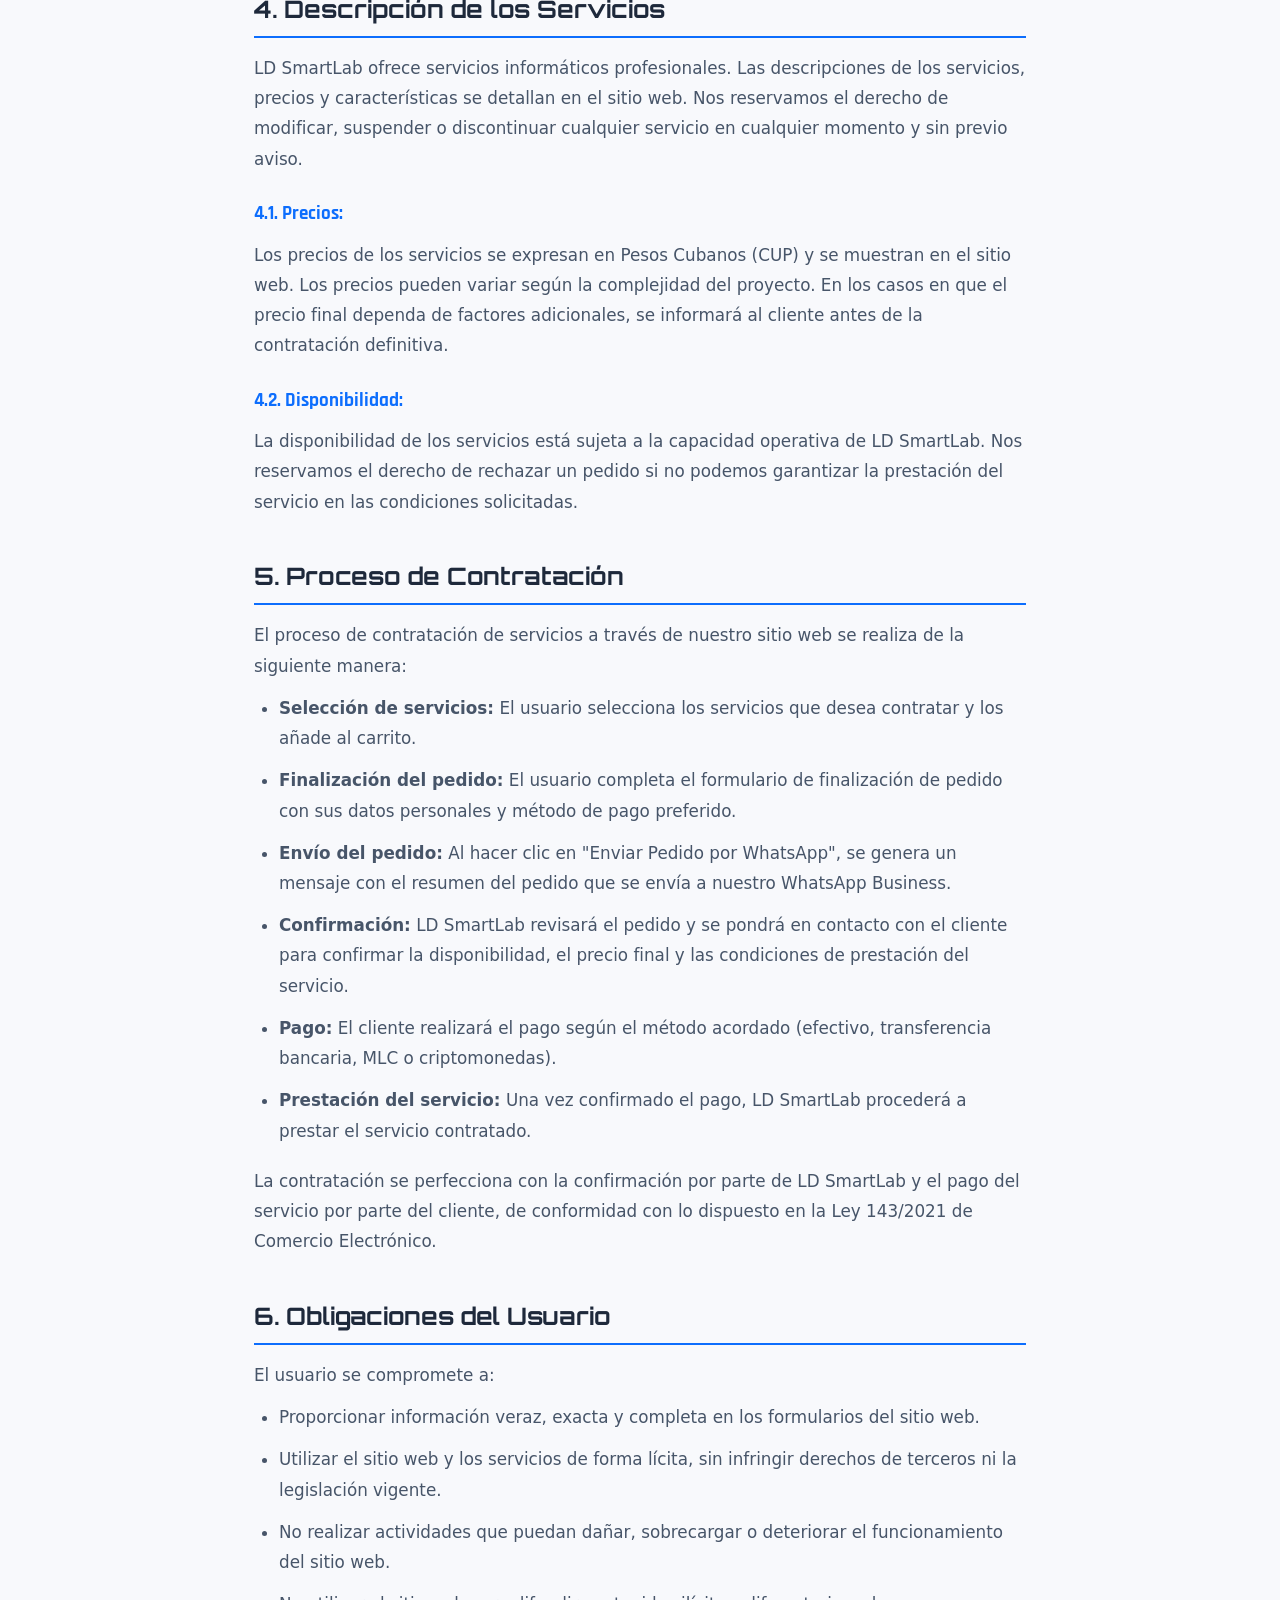
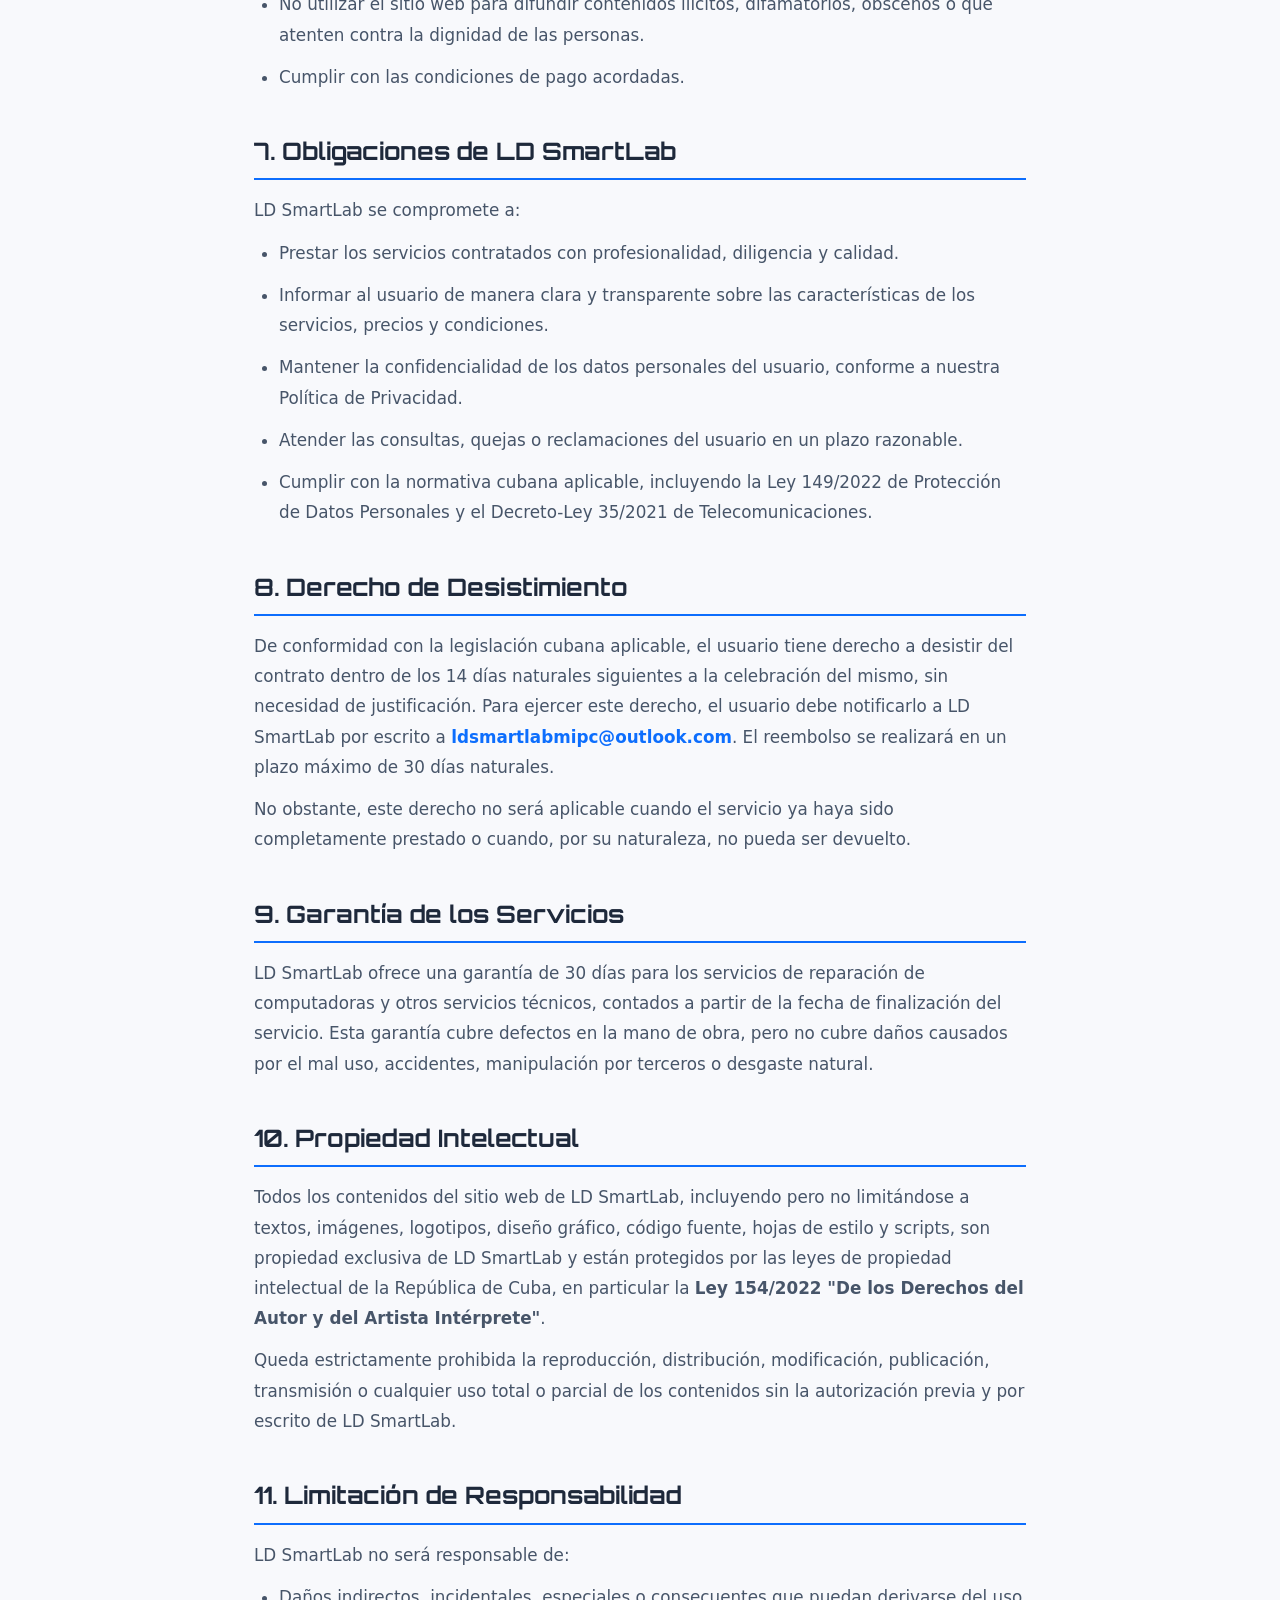
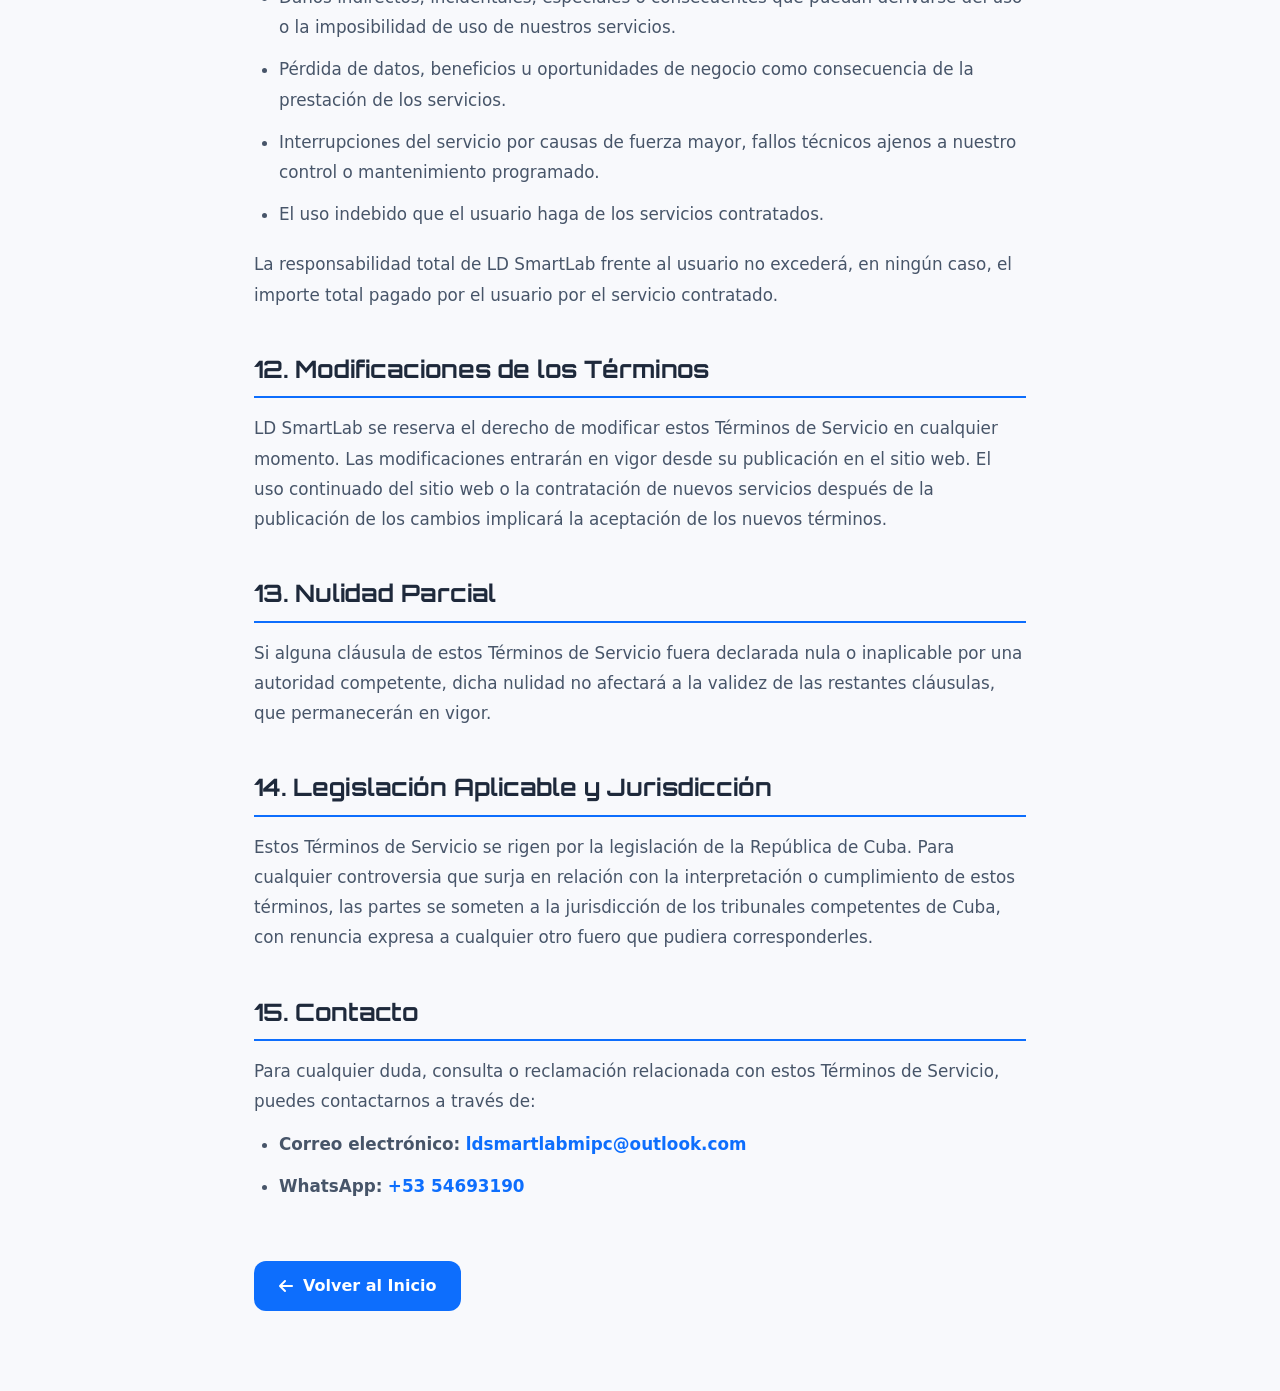
<file: legal/terminos-servicio.html>
<!DOCTYPE html>
<html lang="es">
<head>
    <meta charset="UTF-8" />
    <meta name="viewport" content="width=device-width, initial-scale=1.0" />
    <title>Términos de Servicio | LD SmartLab</title>
    <link rel="icon" type="image/jpeg" href="../assets/img/logo-hme.jpg" />
    <link rel="preconnect" href="https://fonts.googleapis.com" />
    <link href="https://fonts.googleapis.com/css2?family=Orbitron:wght@400;700;900&family=Rajdhani:wght@300;400;500;600;700&display=swap" rel="stylesheet" />
    <link rel="stylesheet" href="https://cdnjs.cloudflare.com/ajax/libs/font-awesome/6.5.1/css/all.min.css" />
    <link rel="stylesheet" href="../css/styles.css" />
</head>
<body>

    <!-- ===== NAVBAR ===== -->
    <nav id="navbar">
        <div class="nav-container">
            <a href="../index.html" class="logo" style="text-decoration: none;">LD <span>SmartLab</span></a>
            <button class="theme-switch" id="themeToggle" title="Cambiar tema" aria-label="Cambiar tema">
                <span class="switch-track">
                    <span class="switch-label">ON</span>
                    <span class="switch-thumb"><i class="fas fa-moon"></i></span>
                </span>
            </button>
            <ul class="nav-links" style="display: flex; gap: 1.5rem; list-style: none; align-items: center;">
                <li><a href="../index.html" class="nav-link"><i class="fas fa-arrow-left"></i> Volver al Inicio</a></li>
            </ul>
        </div>
    </nav>

    <!-- ===== CONTENIDO LEGAL ===== -->
    <main class="legal-page">
        <h1>Términos de Servicio</h1>
        <p class="last-update"><i class="fas fa-calendar-alt"></i> Última actualización: <span id="lastUpdate">2026</span></p>

        <p>Bienvenido a <strong>LD SmartLab</strong>. Los presentes Términos de Servicio regulan el acceso y uso de nuestro sitio web y la contratación de los servicios informáticos que ofrecemos, en cumplimiento de la <strong>Ley No. 143/2021 de Comercio Electrónico</strong> y el <strong>Decreto-Ley 35/2021 de Telecomunicaciones, las TIC y el Uso del Espectro Radioeléctrico</strong> de la República de Cuba.</p>

        <div class="legal-highlight">
            <strong>Resumen:</strong> Al usar nuestro sitio y contratar nuestros servicios, aceptas estos términos. Nos comprometemos a prestar servicios de calidad con profesionalidad y transparencia, y tú te comprometes a usar nuestros servicios de forma lícita y a proporcionar información veraz.
        </div>

        <h2>1. Identificación del Titular</h2>
        <p>El titular del sitio web y prestador de los servicios es:</p>
        <ul>
            <li><strong>Titular:</strong> Luis Daniel Ramos Corona (LD SmartLab)</li>
            <li><strong>NIT:</strong> [Tu NIT aquí, si aplica]</li>
            <li><strong>Domicilio:</strong> Cuba</li>
            <li><strong>Correo electrónico:</strong> <a href="mailto:ldsmartlabmipc@outlook.com">ldsmartlabmipc@outlook.com</a></li>
            <li><strong>WhatsApp:</strong> <a href="https://wa.me/5354693190" target="_blank">+53 54693190</a></li>
        </ul>

        <h2>2. Objeto y Ámbito de Aplicación</h2>
        <p>Estos Términos de Servicio tienen por objeto regular:</p>
        <ul>
            <li>El acceso y uso del sitio web de LD SmartLab.</li>
            <li>La contratación de los servicios informáticos ofrecidos a través del sitio web, incluyendo pero no limitándose a: reparación de computadoras, instalación de redes, desarrollo web, ciberseguridad, recuperación de datos, soporte IT, desarrollo de software, servicios en la nube, mantenimiento de servidores, desarrollo de apps móviles, asesoría de tesis, marketing digital y consultoría en IA.</li>
            <li>El proceso de pedido, pago y prestación de los servicios contratados.</li>
        </ul>
        <p>El acceso al sitio web y la contratación de cualquier servicio implican la aceptación plena y sin reservas de estos Términos de Servicio.</p>

        <h2>3. Capacidad para Contratar</h2>
        <p>Para contratar nuestros servicios, debes ser mayor de 18 años y tener capacidad legal para contratar. Al realizar un pedido, declaras y garantizas que cumples con estos requisitos.</p>

        <h2>4. Descripción de los Servicios</h2>
        <p>LD SmartLab ofrece servicios informáticos profesionales. Las descripciones de los servicios, precios y características se detallan en el sitio web. Nos reservamos el derecho de modificar, suspender o discontinuar cualquier servicio en cualquier momento y sin previo aviso.</p>
        <h3>4.1. Precios:</h3>
        <p>Los precios de los servicios se expresan en Pesos Cubanos (CUP) y se muestran en el sitio web. Los precios pueden variar según la complejidad del proyecto. En los casos en que el precio final dependa de factores adicionales, se informará al cliente antes de la contratación definitiva.</p>
        <h3>4.2. Disponibilidad:</h3>
        <p>La disponibilidad de los servicios está sujeta a la capacidad operativa de LD SmartLab. Nos reservamos el derecho de rechazar un pedido si no podemos garantizar la prestación del servicio en las condiciones solicitadas.</p>

        <h2>5. Proceso de Contratación</h2>
        <p>El proceso de contratación de servicios a través de nuestro sitio web se realiza de la siguiente manera:</p>
        <ul>
            <li><strong>Selección de servicios:</strong> El usuario selecciona los servicios que desea contratar y los añade al carrito.</li>
            <li><strong>Finalización del pedido:</strong> El usuario completa el formulario de finalización de pedido con sus datos personales y método de pago preferido.</li>
            <li><strong>Envío del pedido:</strong> Al hacer clic en "Enviar Pedido por WhatsApp", se genera un mensaje con el resumen del pedido que se envía a nuestro WhatsApp Business.</li>
            <li><strong>Confirmación:</strong> LD SmartLab revisará el pedido y se pondrá en contacto con el cliente para confirmar la disponibilidad, el precio final y las condiciones de prestación del servicio.</li>
            <li><strong>Pago:</strong> El cliente realizará el pago según el método acordado (efectivo, transferencia bancaria, MLC o criptomonedas).</li>
            <li><strong>Prestación del servicio:</strong> Una vez confirmado el pago, LD SmartLab procederá a prestar el servicio contratado.</li>
        </ul>
        <p>La contratación se perfecciona con la confirmación por parte de LD SmartLab y el pago del servicio por parte del cliente, de conformidad con lo dispuesto en la Ley 143/2021 de Comercio Electrónico.</p>

        <h2>6. Obligaciones del Usuario</h2>
        <p>El usuario se compromete a:</p>
        <ul>
            <li>Proporcionar información veraz, exacta y completa en los formularios del sitio web.</li>
            <li>Utilizar el sitio web y los servicios de forma lícita, sin infringir derechos de terceros ni la legislación vigente.</li>
            <li>No realizar actividades que puedan dañar, sobrecargar o deteriorar el funcionamiento del sitio web.</li>
            <li>No utilizar el sitio web para difundir contenidos ilícitos, difamatorios, obscenos o que atenten contra la dignidad de las personas.</li>
            <li>Cumplir con las condiciones de pago acordadas.</li>
        </ul>

        <h2>7. Obligaciones de LD SmartLab</h2>
        <p>LD SmartLab se compromete a:</p>
        <ul>
            <li>Prestar los servicios contratados con profesionalidad, diligencia y calidad.</li>
            <li>Informar al usuario de manera clara y transparente sobre las características de los servicios, precios y condiciones.</li>
            <li>Mantener la confidencialidad de los datos personales del usuario, conforme a nuestra Política de Privacidad.</li>
            <li>Atender las consultas, quejas o reclamaciones del usuario en un plazo razonable.</li>
            <li>Cumplir con la normativa cubana aplicable, incluyendo la Ley 149/2022 de Protección de Datos Personales y el Decreto-Ley 35/2021 de Telecomunicaciones.</li>
        </ul>

        <h2>8. Derecho de Desistimiento</h2>
        <p>De conformidad con la legislación cubana aplicable, el usuario tiene derecho a desistir del contrato dentro de los 14 días naturales siguientes a la celebración del mismo, sin necesidad de justificación. Para ejercer este derecho, el usuario debe notificarlo a LD SmartLab por escrito a <a href="mailto:ldsmartlabmipc@outlook.com">ldsmartlabmipc@outlook.com</a>. El reembolso se realizará en un plazo máximo de 30 días naturales.</p>
        <p>No obstante, este derecho no será aplicable cuando el servicio ya haya sido completamente prestado o cuando, por su naturaleza, no pueda ser devuelto.</p>

        <h2>9. Garantía de los Servicios</h2>
        <p>LD SmartLab ofrece una garantía de 30 días para los servicios de reparación de computadoras y otros servicios técnicos, contados a partir de la fecha de finalización del servicio. Esta garantía cubre defectos en la mano de obra, pero no cubre daños causados por el mal uso, accidentes, manipulación por terceros o desgaste natural.</p>

        <h2>10. Propiedad Intelectual</h2>
        <p>Todos los contenidos del sitio web de LD SmartLab, incluyendo pero no limitándose a textos, imágenes, logotipos, diseño gráfico, código fuente, hojas de estilo y scripts, son propiedad exclusiva de LD SmartLab y están protegidos por las leyes de propiedad intelectual de la República de Cuba, en particular la <strong>Ley 154/2022 "De los Derechos del Autor y del Artista Intérprete"</strong>.</p>
        <p>Queda estrictamente prohibida la reproducción, distribución, modificación, publicación, transmisión o cualquier uso total o parcial de los contenidos sin la autorización previa y por escrito de LD SmartLab.</p>

        <h2>11. Limitación de Responsabilidad</h2>
        <p>LD SmartLab no será responsable de:</p>
        <ul>
            <li>Daños indirectos, incidentales, especiales o consecuentes que puedan derivarse del uso o la imposibilidad de uso de nuestros servicios.</li>
            <li>Pérdida de datos, beneficios u oportunidades de negocio como consecuencia de la prestación de los servicios.</li>
            <li>Interrupciones del servicio por causas de fuerza mayor, fallos técnicos ajenos a nuestro control o mantenimiento programado.</li>
            <li>El uso indebido que el usuario haga de los servicios contratados.</li>
        </ul>
        <p>La responsabilidad total de LD SmartLab frente al usuario no excederá, en ningún caso, el importe total pagado por el usuario por el servicio contratado.</p>

        <h2>12. Modificaciones de los Términos</h2>
        <p>LD SmartLab se reserva el derecho de modificar estos Términos de Servicio en cualquier momento. Las modificaciones entrarán en vigor desde su publicación en el sitio web. El uso continuado del sitio web o la contratación de nuevos servicios después de la publicación de los cambios implicará la aceptación de los nuevos términos.</p>

        <h2>13. Nulidad Parcial</h2>
        <p>Si alguna cláusula de estos Términos de Servicio fuera declarada nula o inaplicable por una autoridad competente, dicha nulidad no afectará a la validez de las restantes cláusulas, que permanecerán en vigor.</p>

        <h2>14. Legislación Aplicable y Jurisdicción</h2>
        <p>Estos Términos de Servicio se rigen por la legislación de la República de Cuba. Para cualquier controversia que surja en relación con la interpretación o cumplimiento de estos términos, las partes se someten a la jurisdicción de los tribunales competentes de Cuba, con renuncia expresa a cualquier otro fuero que pudiera corresponderles.</p>

        <h2>15. Contacto</h2>
        <p>Para cualquier duda, consulta o reclamación relacionada con estos Términos de Servicio, puedes contactarnos a través de:</p>
        <ul>
            <li><strong>Correo electrónico:</strong> <a href="mailto:ldsmartlabmipc@outlook.com">ldsmartlabmipc@outlook.com</a></li>
            <li><strong>WhatsApp:</strong> <a href="https://wa.me/5354693190" target="_blank">+53 54693190</a></li>
        </ul>

        <a href="../index.html" class="back-btn"><i class="fas fa-arrow-left"></i> Volver al Inicio</a>
    </main>

    <!-- ===== SCRIPTS ===== -->
    <script>
        document.getElementById('lastUpdate').textContent = new Date().toLocaleDateString('es-ES', { year: 'numeric', month: 'long' });

        (function initTheme() {
            const toggleBtn = document.getElementById('themeToggle');
            const currentTheme = localStorage.getItem('theme') || 'light';
            if (currentTheme === 'dark') {
                document.body.classList.add('dark-mode');
                toggleBtn.innerHTML = '<span class="switch-track"><span class="switch-label">OFF</span><span class="switch-thumb"><i class="fas fa-sun"></i></span></span>';
            }
            toggleBtn.addEventListener('click', function () {
                const isDark = document.body.classList.toggle('dark-mode');
                localStorage.setItem('theme', isDark ? 'dark' : 'light');
                this.innerHTML = isDark 
                    ? '<span class="switch-track"><span class="switch-label">OFF</span><span class="switch-thumb"><i class="fas fa-sun"></i></span></span>' 
                    : '<span class="switch-track"><span class="switch-label">ON</span><span class="switch-thumb"><i class="fas fa-moon"></i></span></span>';
            });
        })();
    </script>
</body>
</html>
</file>
<file: css/styles.css>
/* ============================================================
   VARIABLES (tema claro)
   ============================================================ */
:root {
    --radius: 12px;

    --bg: #f8f9fc;
    --bg-card: #ffffff;
    --bg-elevated: #f0f2f6;
    --bg-section-alt: #f2f5fa;
    --blue: #0d6efd;
    --blue-dark: #0a58ca;
    --blue-light: #e6f0ff;
    --text: #1e293b;
    --text-secondary: #475569;
    --border: #dce1eb;
    --shadow: 0 8px 25px rgba(0, 0, 0, .04);
    --nav-bg: rgba(255, 255, 255, .92);
    --hero-bg: linear-gradient(145deg, #e6f0ff 0%, #ffffff 70%);
    --footer-bg: #f1f4f9;
    --badge-bg: var(--blue-light);
    --badge-color: var(--blue);
    --card-icon-bg: var(--blue-light);
    --card-icon-color: var(--blue);
    --testimonial-quote: var(--blue);
    --btn-outline-border: var(--border);
    --btn-outline-hover-bg: var(--blue-light);
    --btn-outline-hover-color: var(--blue);
    --accordion-header-hover: var(--blue-light);
    --input-bg: var(--bg-card);
    --input-border: var(--border);
    --tab-active-bg: var(--blue);
    --tab-active-color: #fff;
    --tab-hover-bg: var(--blue-light);
    --tab-hover-color: var(--text);
    --tab-border: var(--border);
    --stat-bg: var(--bg-card);
    --stat-border: var(--border);
    --stat-number-color: var(--blue);
    --gallery-border: var(--border);
    --gallery-caption-bg: linear-gradient(transparent, rgba(0, 0, 0, .7));
    --gallery-caption-color: #fff;
    --footer-border: var(--border);
    --footer-text: var(--text-secondary);
    --pdf-btn-bg: var(--blue);
    --pdf-btn-color: #fff;
    --pdf-btn-hover-bg: var(--blue-dark);
    --nav-shadow: none;
}

/* ============================================================
   VARIABLES (tema oscuro)
   ============================================================ */
body.dark-mode {
    --bg: #111827;
    --bg-card: #1f2937;
    --bg-elevated: #2d3748;
    --bg-section-alt: #1a2332;
    --text: #f1f5f9;
    --text-secondary: #cbd5e1;
    --border: #374151;
    --shadow: 0 8px 25px rgba(0, 0, 0, .3);
    --nav-bg: rgba(17, 24, 39, .92);
    --hero-bg: linear-gradient(145deg, #0b1120 0%, #1f2937 70%);
    --footer-bg: #0b1120;
    --badge-bg: #1e3a5f;
    --badge-color: #93bbfc;
    --card-icon-bg: #1e3a5f;
    --card-icon-color: #93bbfc;
    --testimonial-quote: #60a5fa;
    --btn-outline-border: #4b5563;
    --btn-outline-hover-bg: #1e3a5f;
    --btn-outline-hover-color: #93bbfc;
    --accordion-header-hover: #2d3748;
    --input-bg: #1f2937;
    --input-border: #4b5563;
    --tab-active-bg: #1e3a5f;
    --tab-active-color: #f1f5f9;
    --tab-hover-bg: #2d3748;
    --tab-hover-color: #f1f5f9;
    --tab-border: #4b5563;
    --stat-bg: #1f2937;
    --stat-border: #374151;
    --stat-number-color: #60a5fa;
    --gallery-border: #374151;
    --gallery-caption-bg: linear-gradient(transparent, rgba(0, 0, 0, .85));
    --gallery-caption-color: #f1f5f9;
    --footer-border: #374151;
    --footer-text: #9ca3af;
    --pdf-btn-bg: #1e3a5f;
    --pdf-btn-color: #f1f5f9;
    --pdf-btn-hover-bg: #2d4a7a;
    --nav-shadow: 0 4px 20px rgba(0, 0, 0, .4);
}

/* ============================================================
   RESET Y BASE
   ============================================================ */
* {
    margin: 0;
    padding: 0;
    box-sizing: border-box;
}
html { scroll-behavior: smooth; }

body {
    font-family: system-ui, -apple-system, BlinkMacSystemFont, 'Segoe UI', Roboto, Oxygen, Ubuntu, Cantarell, sans-serif;
    background: var(--bg);
    color: var(--text);
    line-height: 1.6;
    overflow-x: hidden;
    transition: background .3s, color .3s;
}

::-webkit-scrollbar { width: 8px; }
::-webkit-scrollbar-track { background: var(--bg); }
::-webkit-scrollbar-thumb { background: var(--blue); border-radius: 4px; }

/* ============================================================
   NAVBAR
   ============================================================ */
nav {
    position: fixed;
    top: 0;
    left: 0;
    width: 100%;
    z-index: 1000;
    background: var(--nav-bg);
    backdrop-filter: blur(12px);
    -webkit-backdrop-filter: blur(12px);
    border-bottom: 1px solid var(--border);
    transition: background .3s, border-color .3s, box-shadow .3s;
    box-shadow: var(--nav-shadow);
}
.nav-container {
    max-width: 1200px;
    margin: 0 auto;
    padding: 1rem 2rem;
    display: flex;
    justify-content: space-between;
    align-items: center;
    gap: 0.8rem;
}
.logo {
    font-weight: 800;
    font-size: 1.1rem;
    letter-spacing: -.5px;
    color: var(--text);
    flex: 1;
}
.logo span { color: var(--blue); }

.nav-links {
    display: flex;
    gap: 2rem;
    list-style: none;
}
.nav-links a {
    color: var(--text-secondary);
    text-decoration: none;
    font-size: .9rem;
    font-weight: 500;
    transition: color .3s;
    position: relative;
}
.nav-links a::after {
    content: '';
    position: absolute;
    bottom: -4px;
    left: 0;
    width: 0;
    height: 2px;
    background: var(--blue);
    transition: width .3s;
}
.nav-links a:hover { color: var(--text); }
.nav-links a:hover::after { width: 100%; }

.menu-toggle {
    display: none;
    background: none;
    border: none;
    color: var(--text);
    font-size: 1.5rem;
    cursor: pointer;
    padding: 0.2rem 0.5rem;
}
.theme-toggle {
    background: none;
    border: 1px solid var(--border);
    border-radius: 50%;
    width: 40px;
    height: 40px;
    font-size: 1.2rem;
    cursor: pointer;
    display: flex;
    align-items: center;
    justify-content: center;
    color: var(--text);
    transition: background .3s, border-color .3s, transform .2s;
    flex-shrink: 0;
}
.theme-toggle:hover {
    background: var(--bg-elevated);
    transform: scale(1.05);
}

/* ============================================================
   HERO
   ============================================================ */
.hero {
    min-height: 100vh;
    display: flex;
    align-items: center;
    justify-content: center;
    position: relative;
    overflow: hidden;
    background: var(--hero-bg);
    padding: 8rem 2rem 4rem;
    text-align: center;
    transition: background .3s;
}
.hero::before {
    content: '';
    position: absolute;
    inset: 0;
    background: url('data:image/svg+xml,<svg xmlns="http://www.w3.org/2000/svg" viewBox="0 0 100 100"><circle cx="50" cy="50" r="1.5" fill="%230d6efd" opacity=".08"/></svg>');
    background-size: 50px 50px;
    opacity: .6;
    pointer-events: none;
}
body.dark-mode .hero::before {
    background: url('data:image/svg+xml,<svg xmlns="http://www.w3.org/2000/svg" viewBox="0 0 100 100"><circle cx="50" cy="50" r="1.5" fill="%23ffffff" opacity=".06"/></svg>');
}
.hero-content {
    position: relative;
    z-index: 2;
    max-width: 800px;
}
.badge {
    display: inline-block;
    padding: .35rem 1.2rem;
    border-radius: 50px;
    background: var(--badge-bg);
    color: var(--badge-color);
    font-size: .75rem;
    font-weight: 700;
    text-transform: uppercase;
    letter-spacing: 1px;
    border: 1px solid rgba(13, 110, 253, .2);
    margin-bottom: 1.5rem;
    transition: background .3s, color .3s;
}
.hero h1 {
    font-size: clamp(2.2rem, 5vw, 3.8rem);
    font-weight: 900;
    line-height: 1.1;
    margin-bottom: 1.5rem;
    letter-spacing: -1px;
    color: var(--text);
}
.hero h1 span { color: var(--blue); }
.hero p {
    color: var(--text-secondary);
    font-size: 1.15rem;
    max-width: 600px;
    margin: 0 auto 2.5rem;
}
.btn-group {
    display: flex;
    gap: 1rem;
    justify-content: center;
    flex-wrap: wrap;
}
.btn {
    padding: .9rem 2rem;
    border-radius: var(--radius);
    font-weight: 600;
    font-size: .95rem;
    text-decoration: none;
    transition: background .3s, color .3s, border-color .3s, transform .2s, box-shadow .3s;
    cursor: pointer;
    border: none;
    display: inline-block;
}
.btn-primary { background: var(--blue); color: #fff; }
.btn-primary:hover {
    background: var(--blue-dark);
    transform: translateY(-2px);
    box-shadow: 0 10px 30px rgba(13, 110, 253, .3);
}
.btn-outline {
    background: transparent;
    color: var(--text);
    border: 1px solid var(--btn-outline-border);
}
.btn-outline:hover {
    border-color: var(--blue);
    color: var(--btn-outline-hover-color);
    background: var(--btn-outline-hover-bg);
}
.btn:disabled { opacity: .6; cursor: not-allowed; transform: none !important; }
.btn-block { width: 100%; }

/* ============================================================
   SECCIONES
   ============================================================ */
section {
    padding: 5rem 2rem;
    position: relative;
    transition: background .3s;
}
#normativa,
.section-alt { background: var(--bg-section-alt); }

.container { max-width: 1100px; margin: 0 auto; }

.section-header {
    text-align: center;
    margin-bottom: 4rem;
}
.section-header h2 {
    font-size: clamp(1.8rem, 4vw, 2.6rem);
    font-weight: 800;
    margin-bottom: 1rem;
    color: var(--text);
}
.section-header h2 span { color: var(--blue); }
.section-header p {
    color: var(--text-secondary);
    max-width: 600px;
    margin: 0 auto;
    font-size: 1.05rem;
}
.divider {
    width: 60px;
    height: 4px;
    background: var(--blue);
    margin: 1rem auto;
    border-radius: 2px;
}

/* ============================================================
   GRID Y CARDS
   ============================================================ */
.grid { display: grid; gap: 1.5rem; }
.grid-3 { grid-template-columns: repeat(auto-fit, minmax(280px, 1fr)); }
.grid-2 { grid-template-columns: repeat(auto-fit, minmax(300px, 1fr)); }

.card {
    background: var(--bg-card);
    border: 1px solid var(--border);
    border-radius: var(--radius);
    padding: 2rem;
    transition: background .3s, border-color .3s, transform .3s, box-shadow .3s;
    position: relative;
    overflow: hidden;
    box-shadow: var(--shadow);
}
.card::before {
    content: '';
    position: absolute;
    top: 0;
    left: 0;
    width: 100%;
    height: 3px;
    background: linear-gradient(90deg, transparent, var(--blue), transparent);
    opacity: 0;
    transition: opacity .3s;
}
.card:hover {
    transform: translateY(-4px);
    border-color: var(--blue);
    box-shadow: var(--shadow);
}
.card:hover::before { opacity: 1; }
.card-icon {
    width: 48px;
    height: 48px;
    border-radius: 12px;
    background: var(--card-icon-bg);
    display: flex;
    align-items: center;
    justify-content: center;
    color: var(--card-icon-color);
    font-size: 1.3rem;
    margin-bottom: 1.2rem;
    border: 1px solid rgba(13, 110, 253, .15);
    transition: background .3s, color .3s;
}
.card h3 {
    font-size: 1.15rem;
    margin-bottom: .6rem;
    font-weight: 700;
    color: var(--text);
}
.card p {
    color: var(--text-secondary);
    font-size: .95rem;
    line-height: 1.7;
}

/* ============================================================
   STATS
   ============================================================ */
.stats {
    display: grid;
    grid-template-columns: repeat(auto-fit, minmax(160px, 1fr));
    gap: 1.5rem;
    margin-top: 3rem;
}
.stat {
    text-align: center;
    padding: 1.5rem;
    background: var(--stat-bg);
    border-radius: var(--radius);
    border: 1px solid var(--stat-border);
    transition: background .3s, border-color .3s;
}
.stat-number {
    font-size: 2rem;
    font-weight: 900;
    color: var(--stat-number-color);
    display: block;
    transition: color .3s;
}
.stat-label {
    font-size: .85rem;
    color: var(--text-secondary);
    text-transform: uppercase;
    letter-spacing: 1px;
}

/* ============================================================
   TABS
   ============================================================ */
.tabs {
    display: flex;
    gap: .5rem;
    justify-content: center;
    margin-bottom: 2rem;
    flex-wrap: wrap;
}
.tab {
    padding: .7rem 1.5rem;
    border-radius: 50px;
    border: 1px solid var(--tab-border);
    background: transparent;
    color: var(--text-secondary);
    cursor: pointer;
    font-weight: 600;
    font-size: .9rem;
    transition: background .3s, color .3s, border-color .3s;
}
.tab.active {
    background: var(--tab-active-bg);
    color: var(--tab-active-color);
    border-color: var(--tab-active-bg);
}
.tab:hover:not(.active) {
    border-color: var(--blue);
    color: var(--tab-hover-color);
    background: var(--tab-hover-bg);
}
.panel { display: none; animation: fadeIn .4s ease; }
.panel.active { display: block; }

.panel-intro {
    text-align: center;
    color: var(--text-secondary);
    margin-bottom: 2rem;
    font-size: .95rem;
}

/* ============================================================
   ACORDEÓN
   ============================================================ */
.accordion-item {
    background: var(--bg-card);
    border: 1px solid var(--border);
    border-radius: var(--radius);
    margin-bottom: .8rem;
    overflow: hidden;
    transition: background .3s, border-color .3s;
    box-shadow: var(--shadow);
}
.accordion-header {
    padding: 1.2rem 1.5rem;
    cursor: pointer;
    display: flex;
    justify-content: space-between;
    align-items: center;
    font-weight: 600;
    transition: background .3s;
    user-select: none;
    color: var(--text);
}
.accordion-header:hover { background: var(--accordion-header-hover); }
.accordion-header span {
    color: var(--blue);
    font-weight: 800;
    margin-right: .8rem;
    font-size: 1.1rem;
}
.accordion-icon {
    transition: transform .3s;
    color: var(--text-secondary);
}
.accordion-item.open .accordion-icon {
    transform: rotate(180deg);
    color: var(--blue);
}
.accordion-body {
    max-height: 0;
    overflow: hidden;
    transition: max-height .3s ease, padding .3s ease;
    padding: 0 1.5rem;
    color: var(--text-secondary);
    font-size: .95rem;
}
.accordion-item.open .accordion-body {
    max-height: 500px;
    padding: 0 1.5rem 1.2rem;
}
.accordion-body ul { margin-left: 1.2rem; }
.accordion-body li { margin-bottom: .4rem; }

/* ============================================================
   PDF (sección)
   ============================================================ */
.pdf-section { text-align: center; margin-top: 2rem; }
.pdf-note {
    color: var(--text-secondary);
    font-size: .9rem;
    margin-bottom: 1rem;
}

/* ============================================================
   GALERÍA
   ============================================================ */
.gallery-grid {
    display: grid;
    grid-template-columns: repeat(auto-fit, minmax(300px, 1fr));
    gap: 1rem;
}
.gallery-item {
    position: relative;
    border-radius: var(--radius);
    overflow: hidden;
    border: 1px solid var(--gallery-border);
    aspect-ratio: 16/10;
    transition: border-color .3s;
}
.gallery-item img {
    width: 100%;
    height: 100%;
    object-fit: cover;
    transition: transform .5s ease;
}
.gallery-item:hover img { transform: scale(1.05); }
.gallery-caption {
    position: absolute;
    bottom: 0;
    left: 0;
    right: 0;
    padding: 1.5rem;
    background: var(--gallery-caption-bg);
    color: var(--gallery-caption-color);
    font-weight: 600;
    transition: background .3s, color .3s;
}

/* ============================================================
   TESTIMONIOS
   ============================================================ */
.testimonial {
    background: var(--bg-card);
    border: 1px solid var(--border);
    border-radius: var(--radius);
    padding: 2rem;
    position: relative;
    margin-bottom: 1.5rem;
    box-shadow: var(--shadow);
    transition: background .3s, border-color .3s;
}
.testimonial::before {
    content: '"';
    position: absolute;
    top: 1rem;
    left: 1.5rem;
    font-size: 4rem;
    color: var(--testimonial-quote);
    opacity: .15;
    line-height: 1;
    font-family: serif;
    transition: color .3s;
}
.testimonial p {
    font-style: italic;
    color: var(--text-secondary);
    margin-bottom: 1rem;
    position: relative;
    z-index: 1;
    padding-left: 1rem;
}
.testimonial-author {
    display: flex;
    align-items: center;
    gap: 1rem;
}
.author-avatar {
    width: 44px;
    height: 44px;
    border-radius: 50%;
    background: linear-gradient(135deg, var(--blue), var(--blue-dark));
    display: flex;
    align-items: center;
    justify-content: center;
    font-weight: 800;
    font-size: 1rem;
    color: #fff;
    flex-shrink: 0;
}
.author-info h4 { font-size: .95rem; margin-bottom: .1rem; color: var(--text); }
.author-info span { font-size: .8rem; color: var(--text-secondary); }

/* ============================================================
   CONTACTO
   ============================================================ */
.contact-grid {
    display: grid;
    grid-template-columns: 1fr 1fr;
    gap: 3rem;
    align-items: start;
}
.form-group { margin-bottom: 1.2rem; }
.form-group label {
    display: block;
    margin-bottom: .4rem;
    font-size: .9rem;
    font-weight: 500;
    color: var(--text-secondary);
}
.form-group input,
.form-group textarea {
    width: 100%;
    padding: .9rem 1rem;
    background: var(--input-bg);
    border: 1px solid var(--input-border);
    border-radius: 8px;
    color: var(--text);
    font-family: inherit;
    font-size: .95rem;
    transition: background .3s, border-color .3s, color .3s;
}
.form-group input:focus,
.form-group textarea:focus {
    outline: none;
    border-color: var(--blue);
    box-shadow: 0 0 0 3px rgba(13, 110, 253, .1);
}
.form-group textarea { min-height: 140px; resize: vertical; }

.contact-info h3 { font-size: 1.3rem; margin-bottom: 1.5rem; color: var(--text); }
.info-item { display: flex; gap: 1rem; margin-bottom: 1.2rem; align-items: flex-start; }
.info-icon { color: var(--blue); font-size: 1.2rem; margin-top: .2rem; }
.info-item div h4 { font-size: .95rem; margin-bottom: .2rem; color: var(--text); }
.info-item div p { color: var(--text-secondary); font-size: .9rem; }

/* ============================================================
   FOOTER
   ============================================================ */
footer {
    background: var(--footer-bg);
    border-top: 1px solid var(--footer-border);
    padding: 3rem 2rem 2rem;
    text-align: center;
    transition: background .3s, border-color .3s;
}
.footer-brand {
    font-weight: 800;
    font-size: 1.1rem;
    margin-bottom: .5rem;
    color: var(--text);
}
.footer-brand span { color: var(--blue); }
.footer-email {
    color: var(--blue);
    font-size: .9rem;
    margin-bottom: 1.5rem;
    display: inline-block;
    text-decoration: none;
}
.footer-email:hover { text-decoration: underline; }
.footer-desc {
    color: var(--footer-text);
    font-size: .85rem;
    max-width: 500px;
    margin: 0 auto;
    line-height: 1.6;
}
.footer-copy {
    color: var(--footer-text);
    font-size: .8rem;
    margin-top: 2rem;
    padding-top: 2rem;
    border-top: 1px solid var(--footer-border);
    transition: color .3s, border-color .3s;
}

/* ============================================================
   REVEAL (animación al hacer scroll)
   ============================================================ */
.reveal {
    opacity: 0;
    transform: translateY(30px);
    transition: opacity .8s cubic-bezier(.4, 0, .2, 1), transform .8s cubic-bezier(.4, 0, .2, 1);
}
.reveal.active { opacity: 1; transform: translateY(0); }

/* ============================================================
   ANIMACIONES
   ============================================================ */
@keyframes fadeIn {
    from { opacity: 0; transform: translateY(10px); }
    to   { opacity: 1; transform: translateY(0); }
}

/* ============================================================
   RESPONSIVE
   ============================================================ */
@media (max-width: 768px) {
    .nav-links {
        position: fixed;
        top: 60px;
        right: -100%;
        width: 70%;
        height: calc(100vh - 60px);
        background: var(--bg-card);
        flex-direction: column;
        padding: 2rem;
        gap: 1.5rem;
        border-left: 1px solid var(--border);
        transition: right .3s ease, background .3s;
    }
    .nav-links.open { right: 0; }
    .menu-toggle { display: block; }
    .hero { padding: 7rem 1.5rem 3rem; }
    section { padding: 3rem 1.5rem; }
    .nav-container { padding: 0.8rem 1rem; }
    .logo { font-size: 0.95rem; }
    .theme-toggle { width: 36px; height: 36px; font-size: 1rem; }
    .contact-grid { grid-template-columns: 1fr; }
}

/* ============================================================
   PÁGINAS LEGALES (Aviso Legal, Términos, Privacidad)
   ============================================================ */
.legal-page { 
    padding: 120px 5% 80px; 
    max-width: 900px; 
    margin: 0 auto; 
    min-height: 80vh;
}

.legal-page h1 { 
    font-family: 'Orbitron', sans-serif; 
    font-size: clamp(2rem, 5vw, 2.5rem); 
    color: var(--blue); 
    margin-bottom: 10px; 
    text-align: center; 
    line-height: 1.2;
}

.legal-page .last-update { 
    text-align: center; 
    color: var(--text-secondary); 
    margin-bottom: 40px; 
    font-size: 0.95rem; 
}

.legal-page h2 { 
    font-family: 'Orbitron', sans-serif; 
    font-size: 1.5rem; 
    color: var(--text); 
    margin: 40px 0 15px; 
    border-bottom: 2px solid var(--blue); 
    padding-bottom: 8px; 
}

.legal-page h3 { 
    font-family: 'Rajdhani', sans-serif; 
    font-size: 1.2rem; 
    color: var(--blue); 
    margin: 25px 0 10px; 
    font-weight: 700;
}

body.dark-mode .legal-page h3 {
    color: var(--blue-light);
}

.legal-page p, 
.legal-page li { 
    color: var(--text-secondary); 
    line-height: 1.8; 
    margin-bottom: 12px; 
    font-size: 1.05rem; 
}

.legal-page ul { 
    padding-left: 25px; 
    margin-bottom: 20px;
}

.legal-page a { 
    color: var(--blue); 
    text-decoration: none; 
    font-weight: 600;
    transition: color 0.3s;
}

.legal-page a:hover { 
    text-decoration: underline; 
    color: var(--blue-dark);
}

body.dark-mode .legal-page a:hover {
    color: var(--blue-light);
}

.legal-page .back-btn { 
    display: inline-flex; 
    align-items: center; 
    gap: 10px; 
    background: var(--blue); 
    color: #fff; 
    padding: 12px 25px; 
    border-radius: var(--radius); 
    text-decoration: none; 
    font-weight: 700; 
    margin-top: 40px; 
    transition: background 0.3s ease, transform 0.2s ease; 
}

.legal-page .back-btn:hover { 
    background: var(--blue-dark); 
    transform: translateX(-5px); 
    text-decoration: none;
}

.legal-highlight { 
    background: var(--blue-light); 
    border-left: 4px solid var(--blue); 
    padding: 15px 20px; 
    border-radius: 0 8px 8px 0; 
    margin: 20px 0; 
    color: var(--text);
}

body.dark-mode .legal-highlight { 
    background: rgba(13, 110, 253, 0.15); 
}

.legal-page .nav-links {
    display: flex;
    align-items: center;
    gap: 1rem;
    list-style: none;
}

@media (max-width: 768px) {
    .legal-page {
        padding: 100px 1.5rem 60px;
    }
    .legal-page .nav-links {
        display: none; /* Ocultar menú en móvil si no hay hamburguesa */
    }
    .legal-page .back-btn {
        width: 100%;
        justify-content: center;
    }
}
</file>
